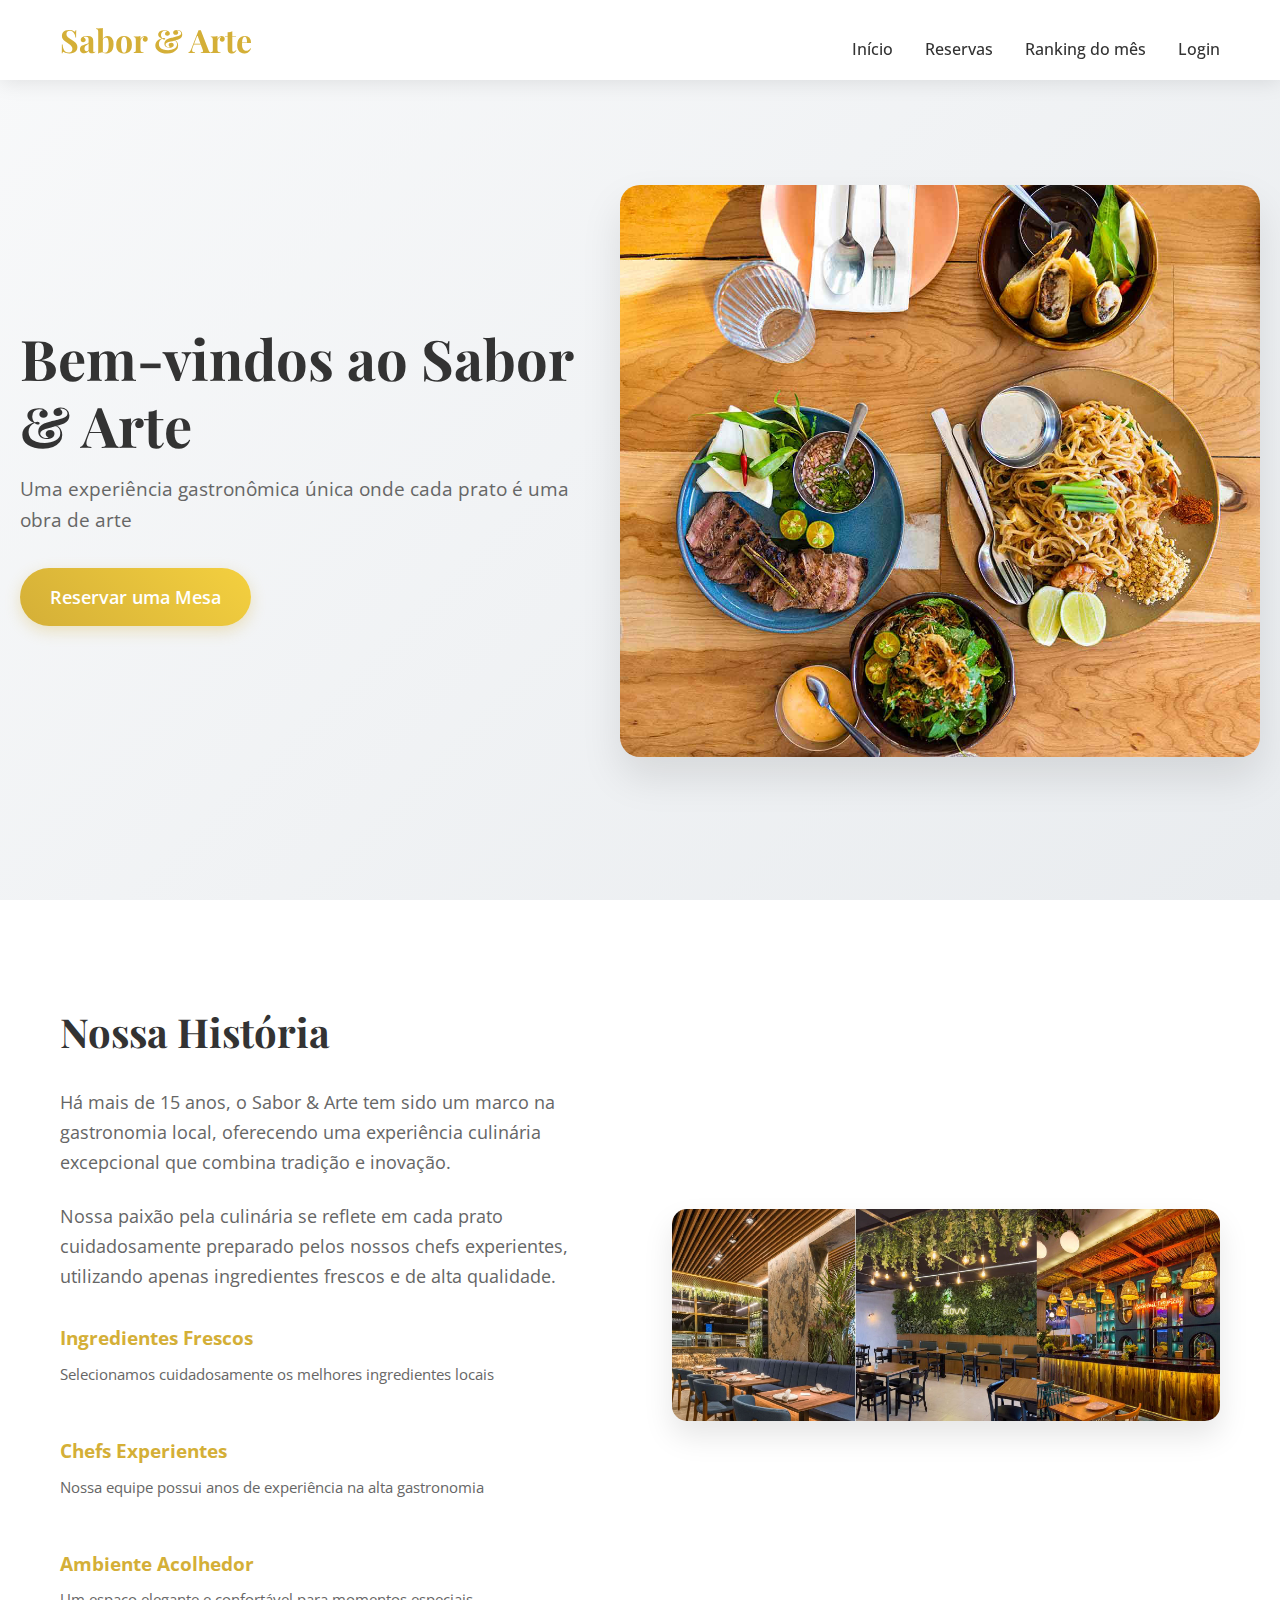
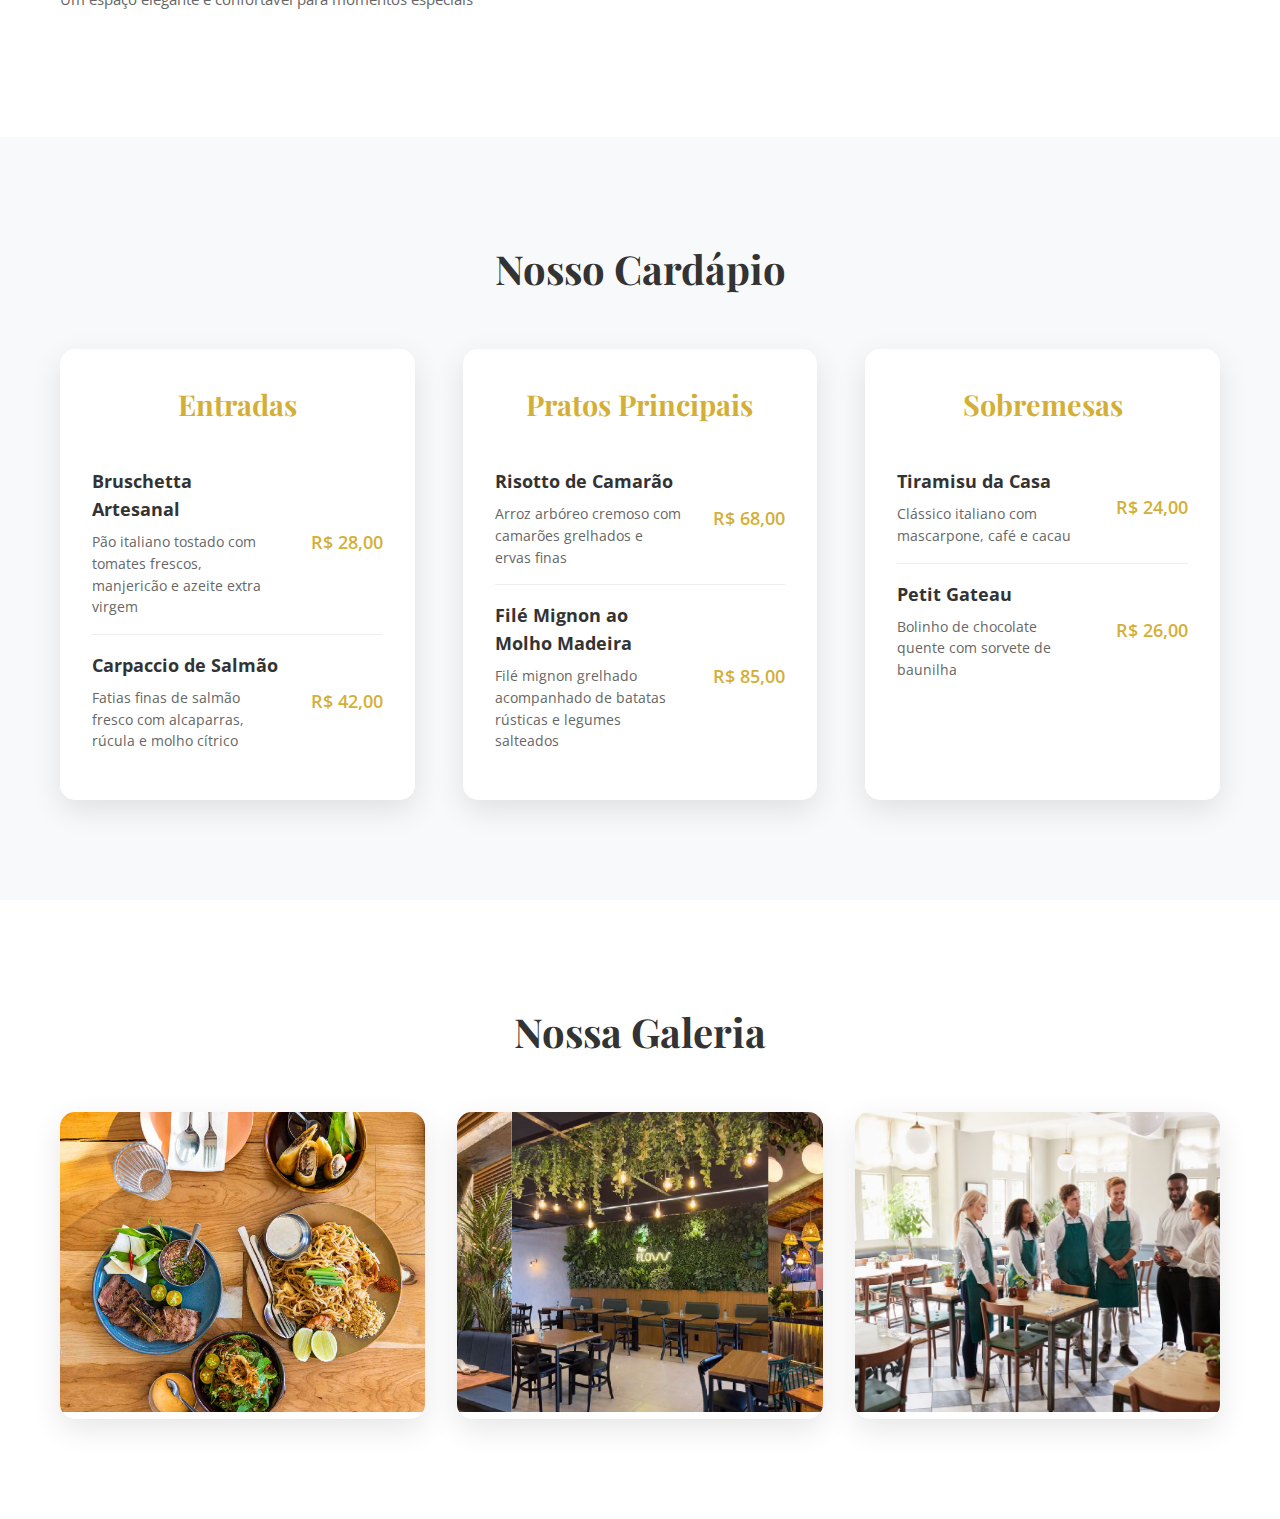
<file: frontend/index.html>
<!DOCTYPE html>
<html lang="pt-BR">
<head>
    <meta charset="UTF-8">
    <meta name="viewport" content="width=device-width, initial-scale=1.0">
    <title>Sabor & Arte - Restaurante</title>
    <link rel="stylesheet" href="/frontend/assets/css/main.css">
    <link href="https://fonts.googleapis.com/css2?family=Playfair+Display:wght@400;700&family=Open+Sans:wght@300;400;600&display=swap" rel="stylesheet">
    <style>
        /* Estilos para o menu do usuário logado */
        .user-menu {
            position: relative;
            display: flex;
            align-items: center;
            gap: 10px;
            cursor: pointer;
        }
        
        .user-avatar {
            width: 36px;
            height: 36px;
            border-radius: 50%;
            background-color: #d4af37;
            display: flex;
            align-items: center;
            justify-content: center;
            color: white;
            font-weight: bold;
            font-size: 16px;
        }
        
        .user-name {
            font-weight: 600;
            color: #333;
        }
        
        /* Novo estilo para exibição de pontos */
        .user-points {
            font-size: 12px;
            color: #d4af37;
            font-weight: 600;
            margin-top: 2px;
        }
        
        .user-dropdown {
            position: absolute;
            top: 100%;
            right: 0;
            background: white;
            border-radius: 8px;
            box-shadow: 0 5px 15px rgba(0, 0, 0, 0.1);
            padding: 10px 0;
            min-width: 150px;
            display: none;
            z-index: 1000;
        }
        
        .user-dropdown.show {
            display: block;
        }
        
        .user-dropdown a {
            display: block;
            padding: 8px 15px;
            color: #333;
            text-decoration: none;
            transition: background 0.3s;
        }
        
        .user-dropdown a:hover {
            background: #f5f5f5;
        }
        
        .logout-btn {
            color: #e74c3c !important;
            border-top: 1px solid #eee;
            margin-top: 5px;
        }
    </style>
</head>
<body>
    <!-- Cabeçalho -->
    <header class="header">
        <nav class="navbar">
            <div class="nav-container">
                <div class="logo">
                    <h1>Sabor & Arte</h1>
                </div>
                <ul class="nav-menu">
                    <li><a href="/frontend/">Início</a></li>
                    <li><a href="/frontend/assets/pages/reservas.html">Reservas</a></li>
                    <li><a href="/frontend/assets/pages/ranking.html">Ranking do mês</a></li>
                    <li id="loginMenuItem"><a href="/frontend/assets/pages/login.html">Login</a></li>
                    <li id="userMenuItem" style="display: none;">
                        <div class="user-menu">
                            <div class="user-avatar" id="userAvatar"></div>
                            <div>
                                <span class="user-name" id="userName"></span>
                                <div class="user-points" id="userPoints"></div>
                            </div>
                            <div class="user-dropdown" id="userDropdown">
                                <a href="/frontend/assets/pages/ranking.html">Meus Pontos</a>
                                <a href="#" class="logout-btn" id="logoutBtn">Sair</a>
                            </div>
                        </div>
                    </li>
                </ul>
                <div class="hamburger">
                    <span></span>
                    <span></span>
                    <span></span>
                </div>
            </div>
        </nav>
    </header>

    <!-- Seção Hero -->
    <section id="home" class="hero">
        <div class="hero-content">
            <h1>Bem-vindos ao Sabor & Arte</h1>
            <p>Uma experiência gastronômica única onde cada prato é uma obra de arte</p>
            <a href="/frontend/assets/pages/reservas.html" class="cta-button">Reservar uma Mesa</a>
        </div>
        <div class="hero-image">
            <img src="assets/images/food.jpg" alt="Pratos deliciosos do restaurante">
        </div>
    </section>

    <!-- Sobre Nós -->
    <section id="about" class="about">
        <div class="container">
            <div class="about-content">
                <div class="about-text">
                    <h2>Nossa História</h2>
                    <p>Há mais de 15 anos, o Sabor & Arte tem sido um marco na gastronomia local, oferecendo uma experiência culinária excepcional que combina tradição e inovação.</p>
                    <p>Nossa paixão pela culinária se reflete em cada prato cuidadosamente preparado pelos nossos chefs experientes, utilizando apenas ingredientes frescos e de alta qualidade.</p>
                    <div class="features">
                        <div class="feature">
                            <h3>Ingredientes Frescos</h3>
                            <p>Selecionamos cuidadosamente os melhores ingredientes locais</p>
                        </div>
                        <div class="feature">
                            <h3>Chefs Experientes</h3>
                            <p>Nossa equipe possui anos de experiência na alta gastronomia</p>
                        </div>
                        <div class="feature">
                            <h3>Ambiente Acolhedor</h3>
                            <p>Um espaço elegante e confortável para momentos especiais</p>
                        </div>
                    </div>
                </div>
                <div class="about-image">
                    <img src="assets/images/ambiance.jpg" alt="Ambiente acolhedor do restaurante">
                </div>
            </div>
        </div>
    </section>

    <!-- Cardápio -->
    <section id="menu" class="menu">
        <div class="container">
            <h2>Nosso Cardápio</h2>
            <div class="menu-categories">
                <div class="menu-category">
                    <h3>Entradas</h3>
                    <div class="menu-item">
                        <div class="item-info">
                            <h4>Bruschetta Artesanal</h4>
                            <p>Pão italiano tostado com tomates frescos, manjericão e azeite extra virgem</p>
                        </div>
                        <span class="price">R$ 28,00</span>
                    </div>
                    <div class="menu-item">
                        <div class="item-info">
                            <h4>Carpaccio de Salmão</h4>
                            <p>Fatias finas de salmão fresco com alcaparras, rúcula e molho cítrico</p>
                        </div>
                        <span class="price">R$ 42,00</span>
                    </div>
                </div>

                <div class="menu-category">
                    <h3>Pratos Principais</h3>
                    <div class="menu-item">
                        <div class="item-info">
                            <h4>Risotto de Camarão</h4>
                            <p>Arroz arbóreo cremoso com camarões grelhados e ervas finas</p>
                        </div>
                        <span class="price">R$ 68,00</span>
                    </div>
                    <div class="menu-item">
                        <div class="item-info">
                            <h4>Filé Mignon ao Molho Madeira</h4>
                            <p>Filé mignon grelhado acompanhado de batatas rústicas e legumes salteados</p>
                        </div>
                        <span class="price">R$ 85,00</span>
                    </div>
                </div>

                <div class="menu-category">
                    <h3>Sobremesas</h3>
                    <div class="menu-item">
                        <div class="item-info">
                            <h4>Tiramisu da Casa</h4>
                            <p>Clássico italiano com mascarpone, café e cacau</p>
                        </div>
                        <span class="price">R$ 24,00</span>
                    </div>
                    <div class="menu-item">
                        <div class="item-info">
                            <h4>Petit Gateau</h4>
                            <p>Bolinho de chocolate quente com sorvete de baunilha</p>
                        </div>
                        <span class="price">R$ 26,00</span>
                    </div>
                </div>
            </div>
        </div>
    </section>

    <!-- Galeria -->
    <section id="gallery" class="gallery">
        <div class="container">
            <h2>Nossa Galeria</h2>
            <div class="gallery-grid">
                <div class="gallery-item">
                    <img src="assets/images/food.jpg" alt="Pratos especiais">
                </div>
                <div class="gallery-item">
                    <img src="assets/images/ambiance.jpg" alt="Ambiente do restaurante">
                </div>
                <div class="gallery-item">
                    <img src="assets/images/staff.jpg" alt="Nossa equipe">
                </div>
            </div>
        </div>
    </section>

    <script>
        // Menu mobile toggle
        const hamburger = document.querySelector('.hamburger');
        const navMenu = document.querySelector('.nav-menu');

        hamburger.addEventListener('click', () => {
            hamburger.classList.toggle('active');
            navMenu.classList.toggle('active');
        });

        // Smooth scrolling
        document.querySelectorAll('a[href^="#"]').forEach(anchor => {
            anchor.addEventListener('click', function (e) {
                e.preventDefault();
                const target = document.querySelector(this.getAttribute('href'));
                if (target) {
                    target.scrollIntoView({
                        behavior: 'smooth'
                    });
                }
            });
        });

        // Verificar se o usuário está logado
        function checkLoginStatus() {
            const userToken = localStorage.getItem('user_token');
            const userData = localStorage.getItem('user_data');
            const loginMenuItem = document.getElementById('loginMenuItem');
            const userMenuItem = document.getElementById('userMenuItem');
            const userName = document.getElementById('userName');
            const userAvatar = document.getElementById('userAvatar');
            const userPoints = document.getElementById('userPoints');
            
            if (userToken && userData) {
                try {
                    const user = JSON.parse(userData);
                    
                    // Mostrar menu do usuário e esconder login
                    loginMenuItem.style.display = 'none';
                    userMenuItem.style.display = 'block';
                    
                    // Preencher informações do usuário
                    userName.textContent = user.nome;
                    userAvatar.textContent = user.nome.charAt(0).toUpperCase();
                    
                    // Exibir pontos do usuário
                    if (userPoints) {
                        userPoints.textContent = `${user.pontos_mes_atual || 0} pontos este mês`;
                    }
                    
                } catch (error) {
                    console.error('Erro ao processar dados do usuário:', error);
                    // Se houver erro, limpa os dados inválidos
                    localStorage.removeItem('user_token');
                    localStorage.removeItem('user_data');
                }
            } else {
                // Mostrar login e esconder menu do usuário
                loginMenuItem.style.display = 'block';
                userMenuItem.style.display = 'none';
            }
        }

        // Toggle do dropdown do usuário
        const userMenuElement = document.querySelector('.user-menu');
        if (userMenuElement) {
            userMenuElement.addEventListener('click', function(e) {
                // Evita que o clique feche imediatamente o dropdown
                e.stopPropagation();
                document.getElementById('userDropdown').classList.toggle('show');
            });
        }

        // Fechar dropdown ao clicar fora
        document.addEventListener('click', function() {
            const dropdown = document.getElementById('userDropdown');
            if (dropdown && dropdown.classList.contains('show')) {
                dropdown.classList.remove('show');
            }
        });

        // Logout
        const logoutBtn = document.getElementById('logoutBtn');
        if (logoutBtn) {
            logoutBtn.addEventListener('click', function(e) {
                e.preventDefault();
                e.stopPropagation();
                
                // Limpar dados do usuário
                localStorage.removeItem('user_token');
                localStorage.removeItem('user_data');
                
                // Redirecionar para a página inicial
                window.location.href = '/frontend/';
            });
        }

        // Verificar status de login ao carregar a página
        document.addEventListener('DOMContentLoaded', checkLoginStatus);
    </script>
</body>
</html>
</file>
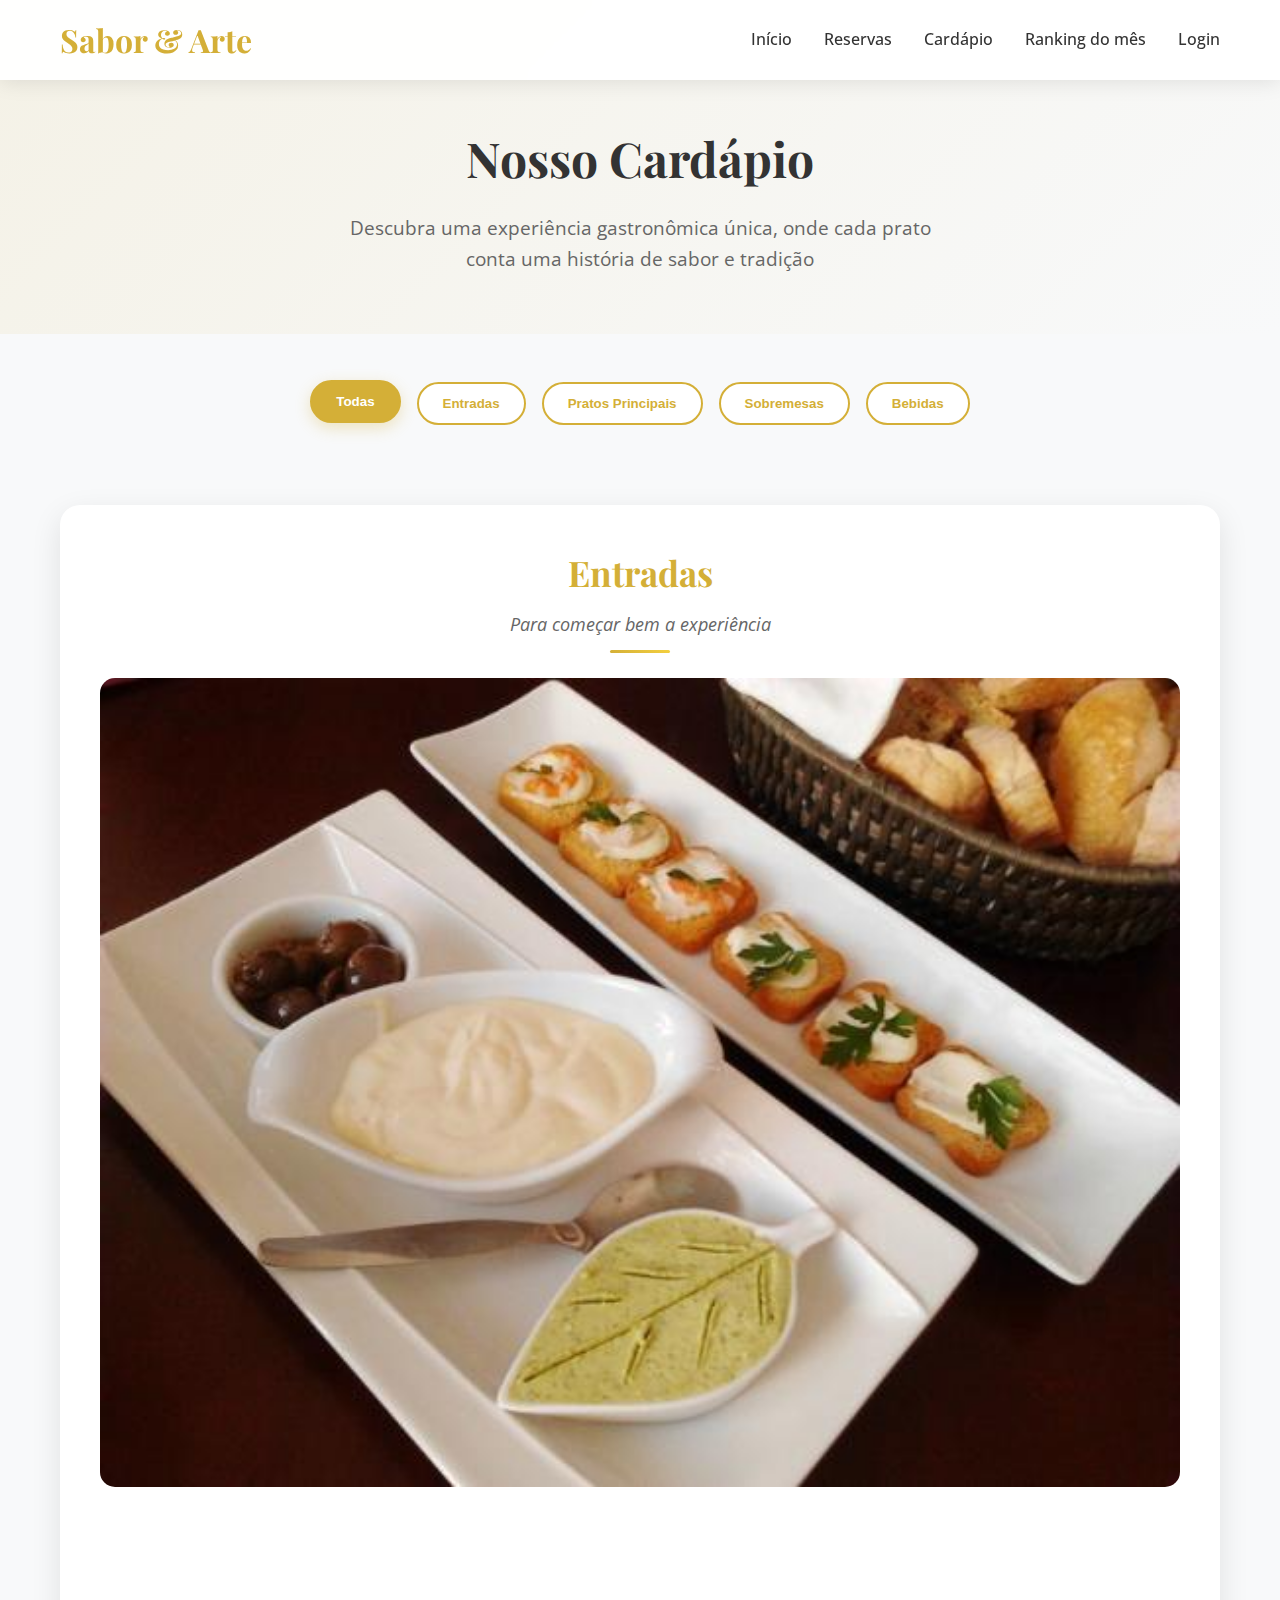
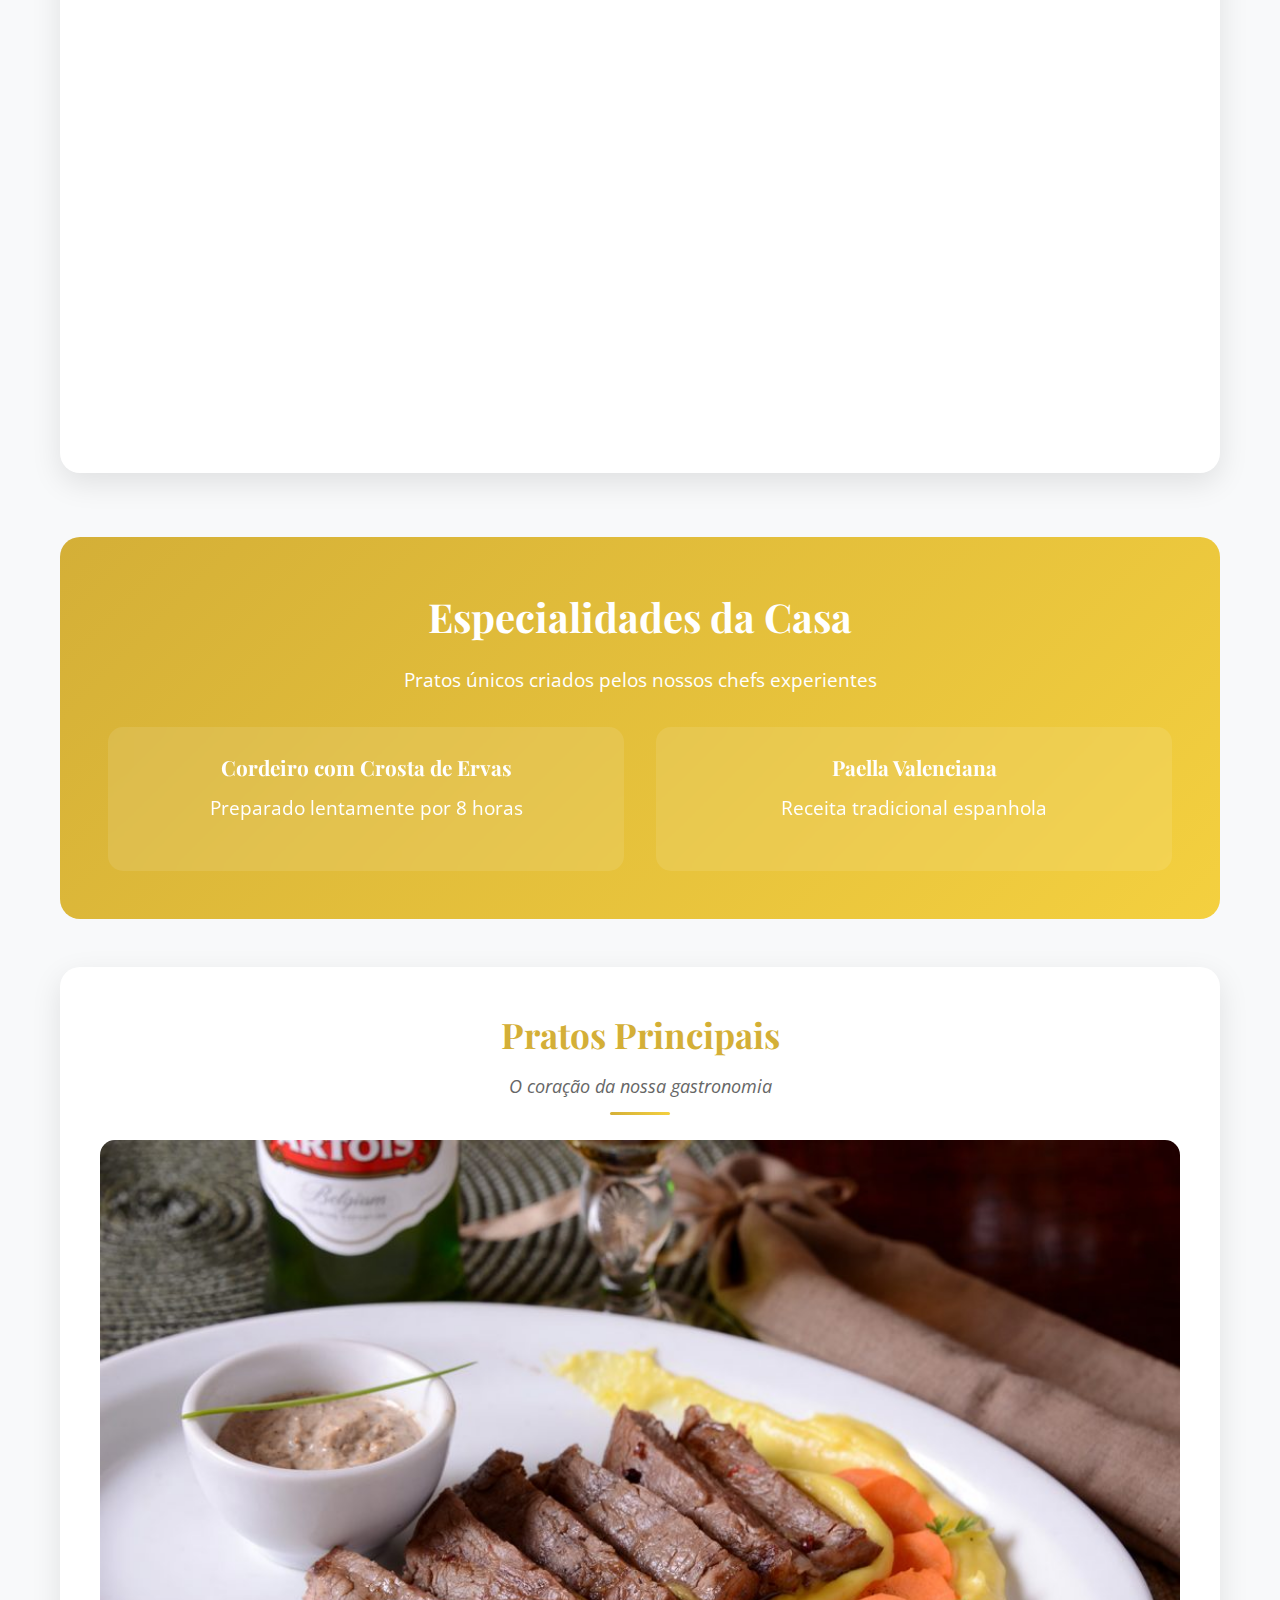
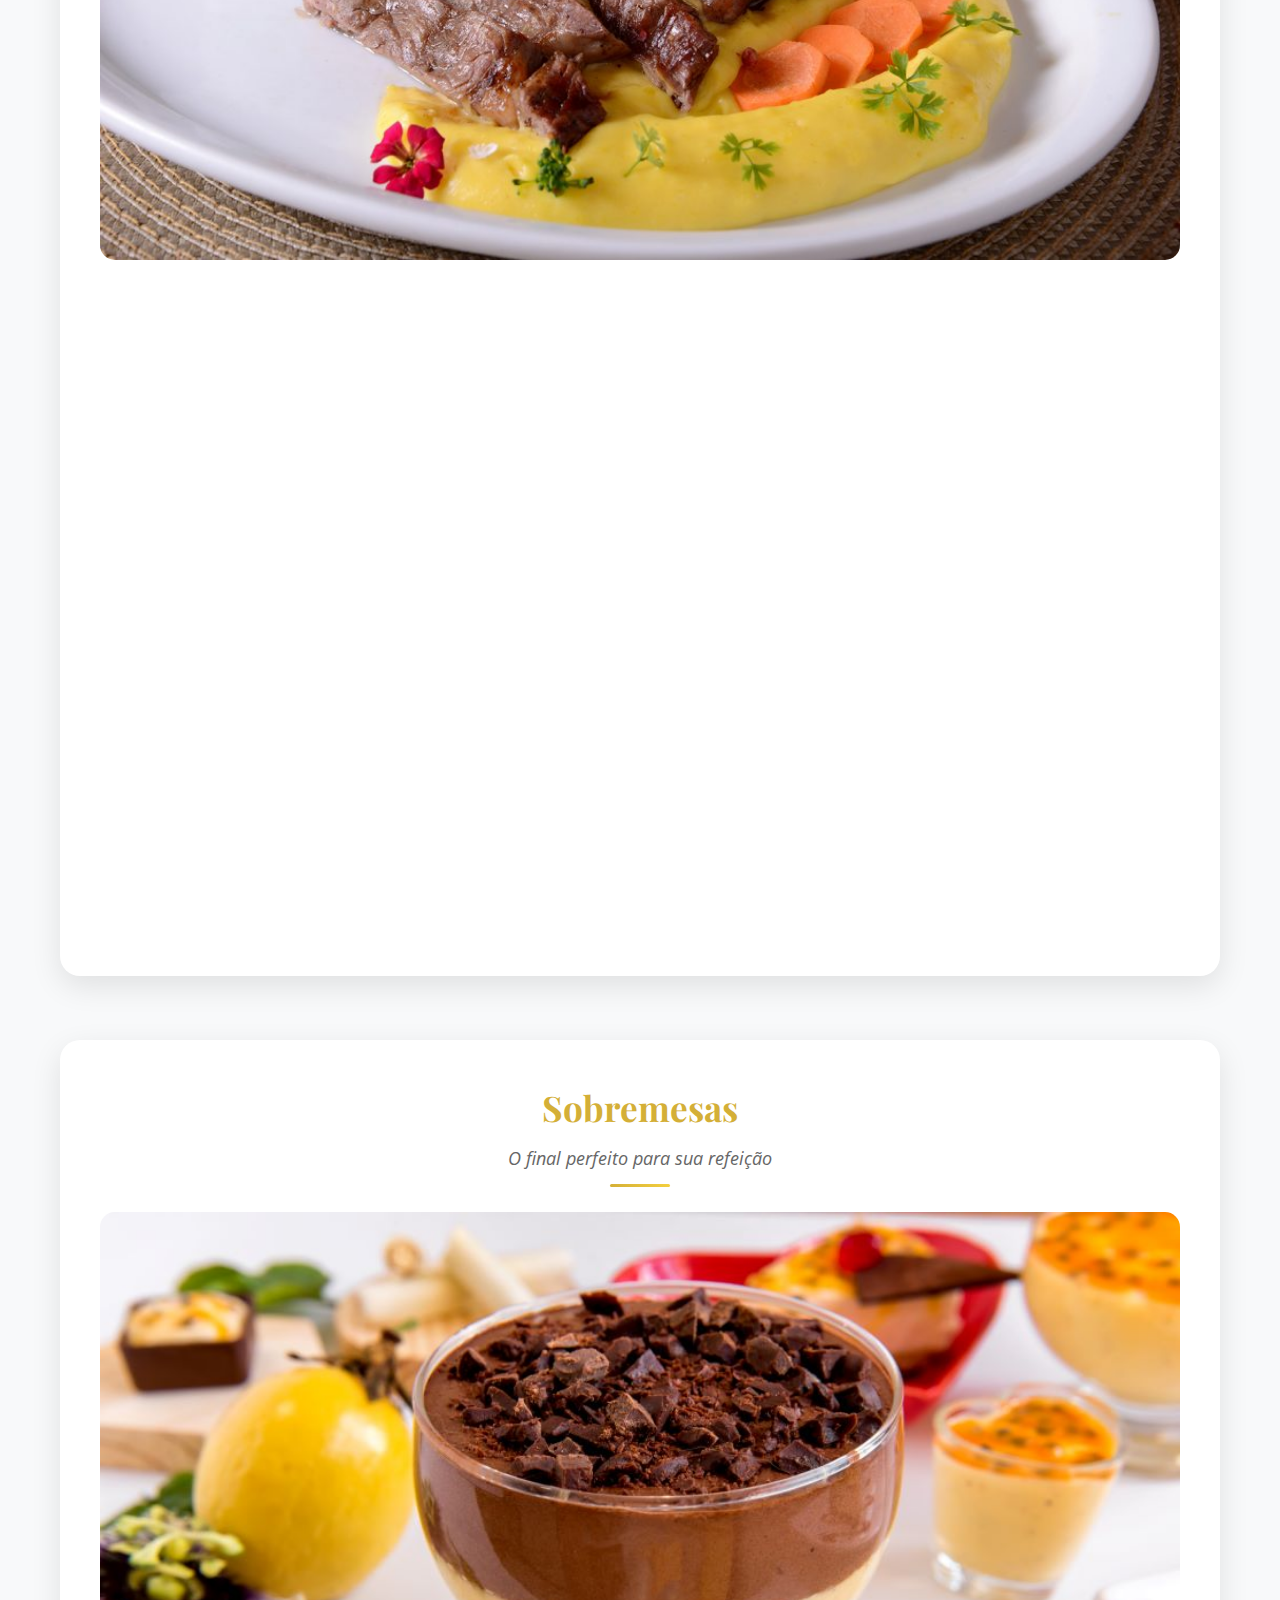
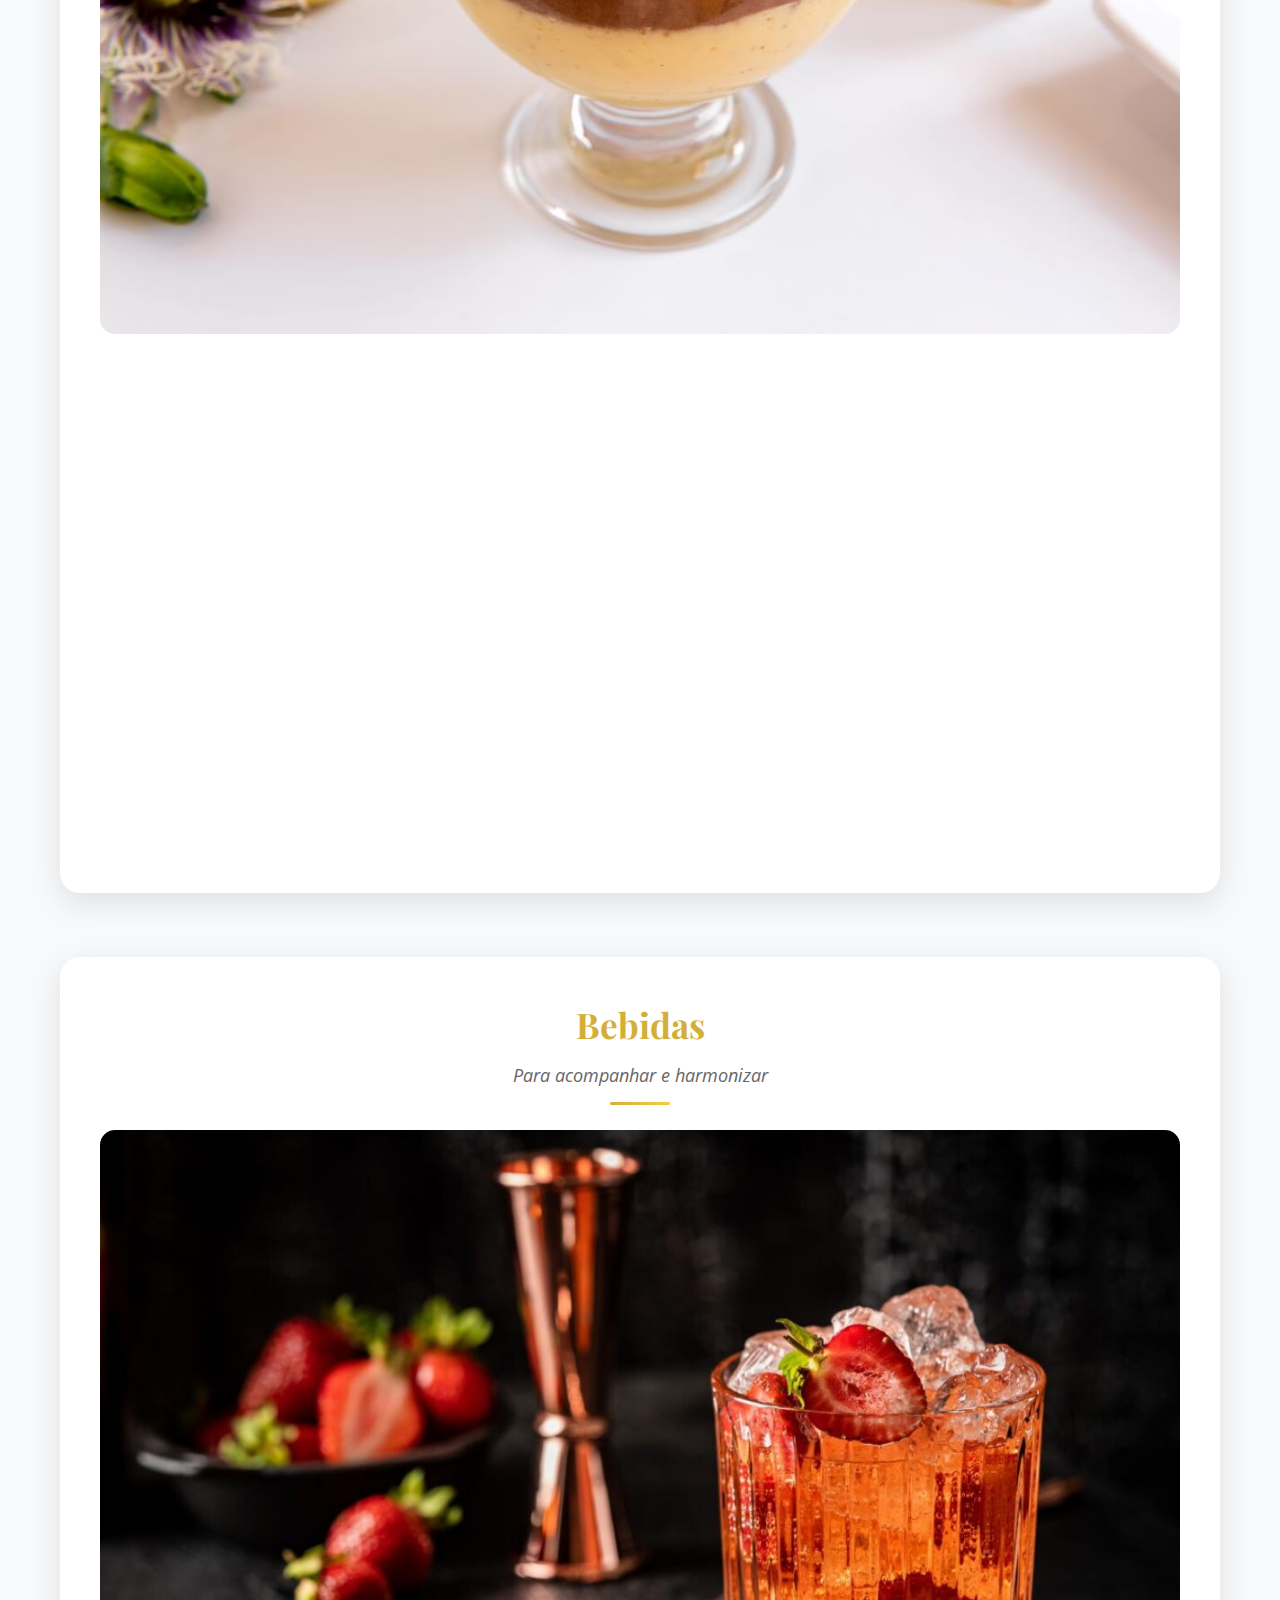
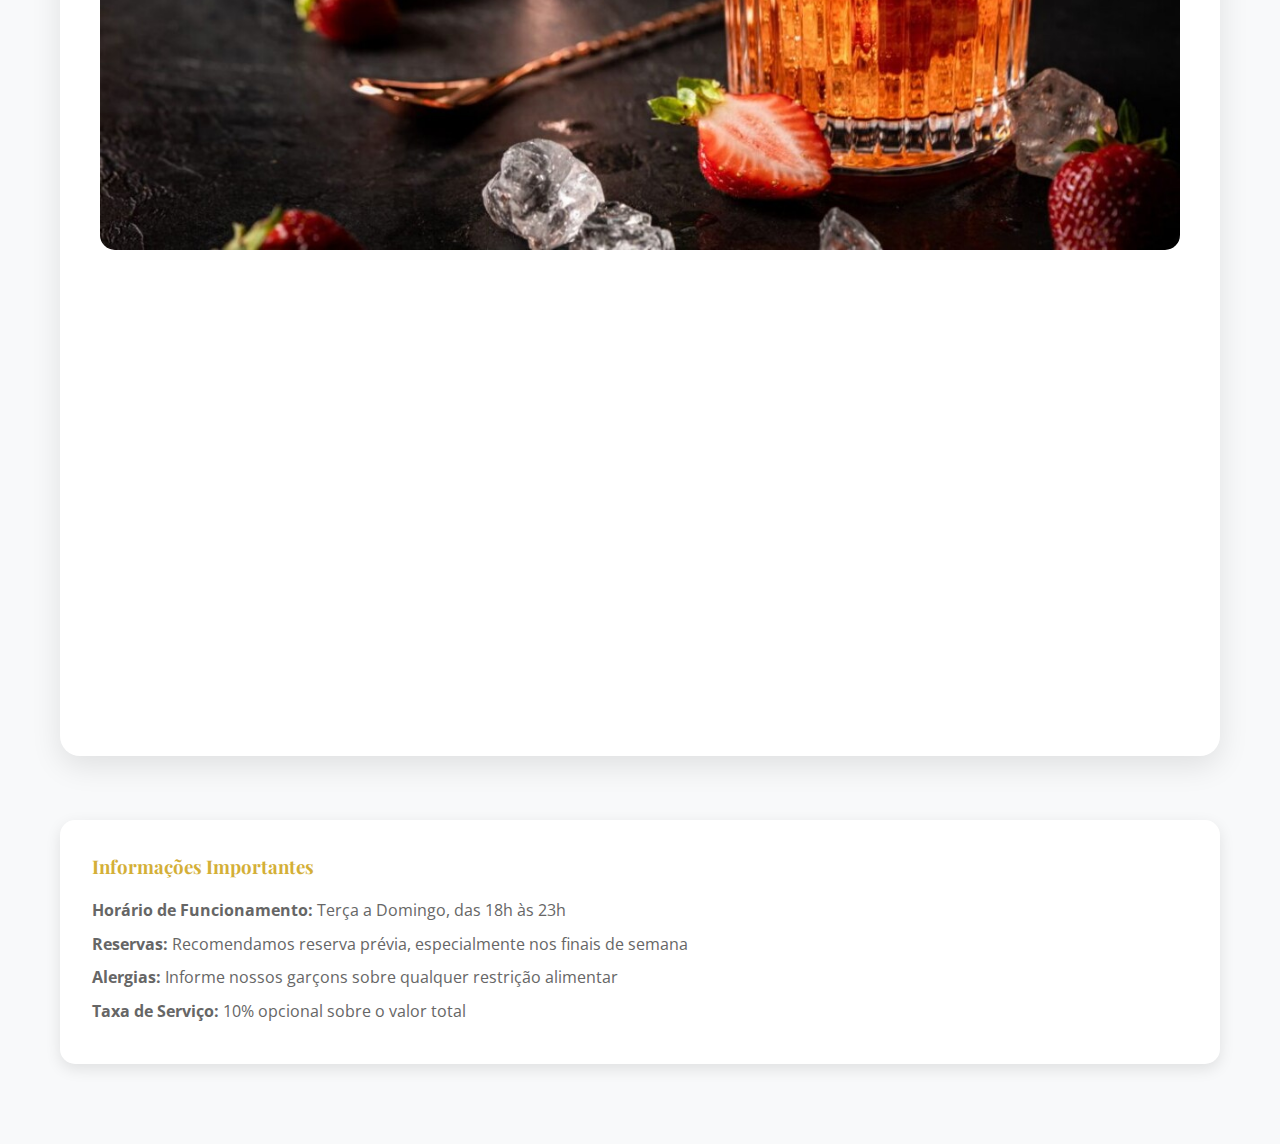
<file: frontend/assets/pages/cardapio.html>
<!DOCTYPE html>
<html lang="pt-BR">
<head>
    <meta charset="UTF-8">
    <meta name="viewport" content="width=device-width, initial-scale=1.0">
    <title>Cardápio - Sabor & Arte</title>
    <link href="https://fonts.googleapis.com/css2?family=Playfair+Display:wght@400;700&family=Open+Sans:wght@300;400;600&display=swap" rel="stylesheet">
    <style>
        * {
            margin: 0;
            padding: 0;
            box-sizing: border-box;
        }

        body {
            font-family: 'Open Sans', sans-serif;
            line-height: 1.6;
            color: #333;
            background: #f8f9fa;
        }

        .container {
            max-width: 1200px;
            margin: 0 auto;
            padding: 0 20px;
        }

        /* Header */
        .header {
            position: fixed;
            top: 0;
            width: 100%;
            background: rgba(255, 255, 255, 0.95);
            backdrop-filter: blur(10px);
            z-index: 1000;
            box-shadow: 0 2px 20px rgba(0, 0, 0, 0.1);
        }

        .nav-container {
            max-width: 1200px;
            margin: 0 auto;
            padding: 0 20px;
            display: flex;
            justify-content: space-between;
            align-items: center;
            height: 80px;
        }

        .logo h1 {
            font-family: 'Playfair Display', serif;
            font-size: 2rem;
            color: #d4af37;
            font-weight: 700;
        }

        .nav-menu {
            display: flex;
            list-style: none;
            gap: 2rem;
        }

        .nav-menu a {
            text-decoration: none;
            color: #333;
            font-weight: 500;
            transition: color 0.3s ease;
            position: relative;
        }

        .nav-menu a:hover {
            color: #d4af37;
        }

        .nav-menu a::after {
            content: '';
            position: absolute;
            width: 0;
            height: 2px;
            bottom: -5px;
            left: 0;
            background-color: #d4af37;
            transition: width 0.3s ease;
        }

        .nav-menu a:hover::after {
            width: 100%;
        }

        .hamburger {
            display: none;
            flex-direction: column;
            cursor: pointer;
            gap: 4px;
        }

        .hamburger span {
            width: 25px;
            height: 3px;
            background: #333;
            transition: 0.3s;
        }

        /* Hero Section */
        .hero-cardapio {
            padding: 120px 0 60px;
            background: linear-gradient(135deg, rgba(212, 175, 55, 0.1) 0%, rgba(248, 249, 250, 1) 100%);
            text-align: center;
        }

        .hero-cardapio h1 {
            font-family: 'Playfair Display', serif;
            font-size: 3rem;
            color: #333;
            margin-bottom: 1rem;
        }

        .hero-cardapio p {
            font-size: 1.2rem;
            color: #666;
            max-width: 600px;
            margin: 0 auto;
        }

        /* Filtros de Categoria */
        .filtros-categoria {
            display: flex;
            justify-content: center;
            flex-wrap: wrap;
            gap: 1rem;
            margin: 3rem 0;
            padding: 0 20px;
        }

        .filtro-btn {
            padding: 12px 24px;
            border: 2px solid #d4af37;
            background: white;
            color: #d4af37;
            border-radius: 25px;
            font-weight: 600;
            cursor: pointer;
            transition: all 0.3s ease;
            text-decoration: none;
        }

        .filtro-btn.active,
        .filtro-btn:hover {
            background: #d4af37;
            color: white;
            transform: translateY(-2px);
            box-shadow: 0 5px 15px rgba(212, 175, 55, 0.3);
        }

        /* Menu Principal */
        .menu-principal {
            padding: 2rem 0;
        }

        .categoria {
            margin-bottom: 4rem;
            background: white;
            border-radius: 20px;
            padding: 2.5rem;
            box-shadow: 0 10px 30px rgba(0, 0, 0, 0.1);
            transition: transform 0.3s ease;
        }

        .categoria:hover {
            transform: translateY(-5px);
        }

        .categoria.hidden {
            display: none;
        }

        .categoria-header {
            text-align: center;
            margin-bottom: 2.5rem;
            position: relative;
        }

        .categoria-header::after {
            content: '';
            position: absolute;
            bottom: -15px;
            left: 50%;
            transform: translateX(-50%);
            width: 60px;
            height: 3px;
            background: linear-gradient(45deg, #d4af37, #f4d03f);
            border-radius: 2px;
        }

        .categoria h2 {
            font-family: 'Playfair Display', serif;
            font-size: 2.2rem;
            color: #d4af37;
            margin-bottom: 0.5rem;
        }

        .categoria-desc {
            color: #666;
            font-style: italic;
            font-size: 1.1rem;
        }

        .itens-grid {
            display: grid;
            gap: 2rem;
        }

        .item-menu {
            display: flex;
            justify-content: space-between;
            align-items: flex-start;
            padding: 1.5rem 0;
            border-bottom: 1px solid #f0f0f0;
            transition: all 0.3s ease;
        }

        .item-menu:last-child {
            border-bottom: none;
        }

        .item-menu:hover {
            padding-left: 1rem;
            background: rgba(212, 175, 55, 0.05);
            border-radius: 10px;
        }

        .item-info {
            flex: 1;
            padding-right: 1rem;
        }

        .item-nome {
            font-size: 1.3rem;
            font-weight: 600;
            color: #333;
            margin-bottom: 0.5rem;
            font-family: 'Playfair Display', serif;
        }

        .item-desc {
            color: #666;
            line-height: 1.6;
            margin-bottom: 0.5rem;
        }

        .item-tags {
            display: flex;
            gap: 0.5rem;
            flex-wrap: wrap;
        }

        .tag {
            font-size: 0.8rem;
            padding: 3px 8px;
            border-radius: 12px;
            background: #e9ecef;
            color: #495057;
        }

        .tag.vegetariano {
            background: #d4edda;
            color: #155724;
        }

        .tag.vegano {
            background: #cce5f4;
            color: #0c5460;
        }

        .tag.sem-gluten {
            background: #fff3cd;
            color: #856404;
        }

        .item-preco {
            font-size: 1.4rem;
            font-weight: 700;
            color: #d4af37;
            white-space: nowrap;
            align-self: center;
        }

        /* Seção Destaque */
        .destaque {
            background: linear-gradient(135deg, #d4af37, #f4d03f);
            color: white;
            padding: 3rem;
            border-radius: 20px;
            margin: 3rem 0;
            text-align: center;
        }

        .destaque h2 {
            font-family: 'Playfair Display', serif;
            font-size: 2.5rem;
            margin-bottom: 1rem;
        }

        .destaque p {
            font-size: 1.2rem;
            margin-bottom: 1.5rem;
        }

        .destaque-pratos {
            display: grid;
            grid-template-columns: repeat(auto-fit, minmax(250px, 1fr));
            gap: 2rem;
            margin-top: 2rem;
        }

        .prato-destaque {
            background: rgba(255, 255, 255, 0.1);
            padding: 1.5rem;
            border-radius: 15px;
            backdrop-filter: blur(10px);
        }

        .prato-destaque h3 {
            font-family: 'Playfair Display', serif;
            font-size: 1.3rem;
            margin-bottom: 0.5rem;
        }

        /* Info Adicional */
        .info-adicional {
            background: white;
            padding: 2rem;
            border-radius: 15px;
            margin: 3rem 0;
            box-shadow: 0 5px 15px rgba(0, 0, 0, 0.1);
        }

        .info-adicional h3 {
            font-family: 'Playfair Display', serif;
            color: #d4af37;
            margin-bottom: 1rem;
        }

        .info-adicional p {
            color: #666;
            margin-bottom: 0.5rem;
        }

        /* Responsive */
        @media (max-width: 768px) {
            .hamburger {
                display: flex;
            }

            .nav-menu {
                position: fixed;
                left: -100%;
                top: 80px;
                flex-direction: column;
                background-color: white;
                width: 100%;
                text-align: center;
                transition: 0.3s;
                box-shadow: 0 10px 27px rgba(0, 0, 0, 0.05);
                padding: 2rem 0;
            }

            .nav-menu.active {
                left: 0;
            }

            .nav-menu li {
                margin: 1rem 0;
            }

            .hero-cardapio h1 {
                font-size: 2.2rem;
            }

            .categoria {
                padding: 1.5rem;
            }

            .categoria h2 {
                font-size: 1.8rem;
            }

            .item-menu {
                flex-direction: column;
                align-items: flex-start;
                gap: 1rem;
            }

            .item-info {
                padding-right: 0;
            }

            .item-preco {
                align-self: flex-start;
            }

            .filtros-categoria {
                gap: 0.5rem;
            }

            .filtro-btn {
                padding: 10px 16px;
                font-size: 0.9rem;
            }
        }

        .categoria img {
            max-width: 100%;
            height: auto;
            border-radius: 15px;
            margin-bottom: 2rem;
            display: block;
            margin-left: auto;
            margin-right: auto;
        }

        /* Animações */
        @keyframes fadeInUp {
            from {
                opacity: 0;
                transform: translateY(30px);
            }
            to {
                opacity: 1;
                transform: translateY(0);
            }
        }

        .categoria {
            animation: fadeInUp 0.6s ease forwards;
        }
    </style>
</head>
<body>
    <!-- Header -->
    <header class="header">
        <nav class="navbar">
            <div class="nav-container">
                <div class="logo">
                    <h1>Sabor & Arte</h1>
                </div>
                <ul class="nav-menu">
                    <li><a href="/frontend">Início</a></li>
                    <li><a href="/frontend/assets/pages/reservas.html">Reservas</a></li>
                    <li><a href="/frontend/assets/pages/cardapio.html">Cardápio</a></li>
                    <li><a href="/frontend/assets/pages/ranking.html">Ranking do mês</a></li>
                    <li><a href="/frontend/assets/pages/login.html">Login</a></li>
                </ul>
                <div class="hamburger">
                    <span></span>
                    <span></span>
                    <span></span>
                </div>
            </div>
        </nav>
    </header>

    <!-- Hero Section -->
    <section class="hero-cardapio">
        <div class="container">
            <h1>Nosso Cardápio</h1>
            <p>Descubra uma experiência gastronômica única, onde cada prato conta uma história de sabor e tradição</p>
        </div>
    </section>

    <!-- Filtros -->
    <div class="filtros-categoria">
        <button class="filtro-btn active" onclick="filtrarCategoria('todas')">Todas</button>
        <button class="filtro-btn" onclick="filtrarCategoria('entradas')">Entradas</button>
        <button class="filtro-btn" onclick="filtrarCategoria('principais')">Pratos Principais</button>
        <button class="filtro-btn" onclick="filtrarCategoria('sobremesas')">Sobremesas</button>
        <button class="filtro-btn" onclick="filtrarCategoria('bebidas')">Bebidas</button>
    </div>

    <!-- Menu Principal -->
    <main class="menu-principal">
        <div class="container">
            <!-- Entradas -->
            <section class="categoria" data-categoria="entradas">
                <div class="categoria-header">
                    <h2>Entradas</h2>
                    <p class="categoria-desc">Para começar bem a experiência</p>
                </div>
                <img src="../images/entradas.jpg" alt="Entradas" style="width:100%; height:auto; border-radius:15px; margin-bottom:2rem;">
                <div class="itens-grid">
                    <div class="item-menu">
                        <div class="item-info">
                            <h3 class="item-nome">Bruschetta Artesanal</h3>
                            <p class="item-desc">Pão italiano tostado com tomates frescos, manjericão, azeite extra virgem e queijo burrata</p>
                            <div class="item-tags">
                                <span class="tag vegetariano">Vegetariano</span>
                            </div>
                        </div>
                        <div class="item-preco">R$ 28,00</div>
                    </div>
                    
                    <div class="item-menu">
                        <div class="item-info">
                            <h3 class="item-nome">Carpaccio de Salmão</h3>
                            <p class="item-desc">Fatias finas de salmão fresco com alcaparras, rúcula selvagem e molho cítrico especial</p>
                            <div class="item-tags">
                                <span class="tag sem-gluten">Sem Glúten</span>
                            </div>
                        </div>
                        <div class="item-preco">R$ 42,00</div>
                    </div>

                    <div class="item-menu">
                        <div class="item-info">
                            <h3 class="item-nome">Entrada Vegana da Casa</h3>
                            <p class="item-desc">Mix de cogumelos grelhados com quinoa, castanhas e molho tahine</p>
                            <div class="item-tags">
                                <span class="tag vegano">Vegano</span>
                                <span class="tag sem-gluten">Sem Glúten</span>
                            </div>
                        </div>
                        <div class="item-preco">R$ 32,00</div>
                    </div>
                </div>
            </section>

            <!-- Destaque -->
            <section class="destaque">
                <h2>Especialidades da Casa</h2>
                <p>Pratos únicos criados pelos nossos chefs experientes</p>
                <div class="destaque-pratos">
                    <div class="prato-destaque">
                        <h3>Cordeiro com Crosta de Ervas</h3>
                        <p>Preparado lentamente por 8 horas</p>
                    </div>
                    <div class="prato-destaque">
                        <h3>Paella Valenciana</h3>
                        <p>Receita tradicional espanhola</p>
                    </div>
                </div>
            </section>

            <!-- Pratos Principais -->
            <section class="categoria" data-categoria="principais">
                <div class="categoria-header">
                    <h2>Pratos Principais</h2>
                    <p class="categoria-desc">O coração da nossa gastronomia</p>
                </div>
                <img src="../images/pratos_principais.jpg" alt="Pratos Principais" style="width:100%; height:auto; border-radius:15px; margin-bottom:2rem;">
                <div class="itens-grid">
                    <div class="item-menu">
                        <div class="item-info">
                            <h3 class="item-nome">Risotto de Camarão</h3>
                            <p class="item-desc">Arroz arbóreo cremoso com camarões grelhados, ervas finas e um toque de limão siciliano</p>
                        </div>
                        <div class="item-preco">R$ 68,00</div>
                    </div>

                    <div class="item-menu">
                        <div class="item-info">
                            <h3 class="item-nome">Filé Mignon ao Molho Madeira</h3>
                            <p class="item-desc">Filé mignon grelhado acompanhado de batatas rústicas e legumes salteados na manteiga</p>
                        </div>
                        <div class="item-preco">R$ 85,00</div>
                    </div>

                    <div class="item-menu">
                        <div class="item-info">
                            <h3 class="item-nome">Salmão Grelhado</h3>
                            <p class="item-desc">Com crosta de gergelim, servido com aspargos e purê de batata-doce</p>
                            <div class="item-tags">
                                <span class="tag sem-gluten">Sem Glúten</span>
                            </div>
                        </div>
                        <div class="item-preco">R$ 72,00</div>
                    </div>

                    <div class="item-menu">
                        <div class="item-info">
                            <h3 class="item-nome">Lasanha Vegana</h3>
                            <p class="item-desc">Camadas de massa fresca com recheio de cogumelos, espinafre e molho bechamel vegano</p>
                            <div class="item-tags">
                                <span class="tag vegano">Vegano</span>
                            </div>
                        </div>
                        <div class="item-preco">R$ 54,00</div>
                    </div>
                </div>
            </section>

            <!-- Sobremesas -->
            <section class="categoria" data-categoria="sobremesas">
                <div class="categoria-header">
                    <h2>Sobremesas</h2>
                    <p class="categoria-desc">O final perfeito para sua refeição</p>
                </div>
                <img src="../images/sobremesas.jpg" alt="Sobremesas" style="width:100%; height:auto; border-radius:15px; margin-bottom:2rem;">
                <div class="itens-grid">
                    <div class="item-menu">
                        <div class="item-info">
                            <h3 class="item-nome">Tiramisu da Casa</h3>
                            <p class="item-desc">Clássico italiano com mascarpone, café expresso e cacau em pó</p>
                            <div class="item-tags">
                                <span class="tag vegetariano">Vegetariano</span>
                            </div>
                        </div>
                        <div class="item-preco">R$ 24,00</div>
                    </div>

                    <div class="item-menu">
                        <div class="item-info">
                            <h3 class="item-nome">Petit Gateau</h3>
                            <p class="item-desc">Bolinho de chocolate belga com interior cremoso e sorvete de baunilha artesanal</p>
                        </div>
                        <div class="item-preco">R$ 26,00</div>
                    </div>

                    <div class="item-menu">
                        <div class="item-info">
                            <h3 class="item-nome">Pavlova de Frutas Vermelhas</h3>
                            <p class="item-desc">Merengue crocante com creme chantilly e mix de frutas vermelhas frescas</p>
                            <div class="item-tags">
                                <span class="tag vegetariano">Vegetariano</span>
                                <span class="tag sem-gluten">Sem Glúten</span>
                            </div>
                        </div>
                        <div class="item-preco">R$ 28,00</div>
                    </div>
                </div>
            </section>

            <!-- Bebidas -->
            <section class="categoria" data-categoria="bebidas">
                <div class="categoria-header">
                    <h2>Bebidas</h2>
                    <p class="categoria-desc">Para acompanhar e harmonizar</p>
                </div>
                <img src="../images/bebidas.jpg" alt="Bebidas" style="width:100%; height:auto; border-radius:15px; margin-bottom:2rem;">
                <div class="itens-grid">
                    <div class="item-menu">
                        <div class="item-info">
                            <h3 class="item-nome">Vinho Tinto Reserva</h3>
                            <p class="item-desc">Seleção especial da casa - Taça ou Garrafa</p>
                        </div>
                        <div class="item-preco">R$ 18,00 / R$ 95,00</div>
                    </div>

                    <div class="item-menu">
                        <div class="item-info">
                            <h3 class="item-nome">Coquetel Signature</h3>
                            <p class="item-desc">Drink exclusivo com gin artesanal, frutas cítricas e toque de manjericão</p>
                        </div>
                        <div class="item-preco">R$ 32,00</div>
                    </div>

                    <div class="item-menu">
                        <div class="item-info">
                            <h3 class="item-nome">Água Saborizada</h3>
                            <p class="item-desc">Com pepino e hortelã ou frutas vermelhas</p>
                        </div>
                        <div class="item-preco">R$ 12,00</div>
                    </div>
                </div>
            </section>

            <!-- Info Adicional -->
            <section class="info-adicional">
                <h3>Informações Importantes</h3>
                <p><strong>Horário de Funcionamento:</strong> Terça a Domingo, das 18h às 23h</p>
                <p><strong>Reservas:</strong> Recomendamos reserva prévia, especialmente nos finais de semana</p>
                <p><strong>Alergias:</strong> Informe nossos garçons sobre qualquer restrição alimentar</p>
                <p><strong>Taxa de Serviço:</strong> 10% opcional sobre o valor total</p>
            </section>
        </div>
    </main>

    <script>
        // Menu mobile toggle
        const hamburger = document.querySelector('.hamburger');
        const navMenu = document.querySelector('.nav-menu');

        hamburger.addEventListener('click', () => {
            hamburger.classList.toggle('active');
            navMenu.classList.toggle('active');
            
            const spans = hamburger.querySelectorAll('span');
            if (hamburger.classList.contains('active')) {
                spans[0].style.transform = 'rotate(45deg) translate(5px, 5px)';
                spans[1].style.opacity = '0';
                spans[2].style.transform = 'rotate(-45deg) translate(7px, -6px)';
            } else {
                spans[0].style.transform = 'none';
                spans[1].style.opacity = '1';
                spans[2].style.transform = 'none';
            }
        });

        // Filtro de categorias
        function filtrarCategoria(categoria) {
            const categorias = document.querySelectorAll('.categoria');
            const botoes = document.querySelectorAll('.filtro-btn');

            // Remove classe active de todos os botões
            botoes.forEach(btn => btn.classList.remove('active'));
            
            // Adiciona classe active ao botão clicado
            event.target.classList.add('active');

            // Mostra/esconde categorias
            categorias.forEach(cat => {
                if (categoria === 'todas' || cat.dataset.categoria === categoria) {
                    cat.classList.remove('hidden');
                } else {
                    cat.classList.add('hidden');
                }
            });

            // Scroll suave para o início do menu
            if (categoria !== 'todas') {
                document.querySelector('.menu-principal').scrollIntoView({
                    behavior: 'smooth',
                    block: 'start'
                });
            }
        }

        // Smooth scrolling para links âncora
        document.querySelectorAll('a[href^="#"]').forEach(anchor => {
            anchor.addEventListener('click', function (e) {
                e.preventDefault();
                const target = document.querySelector(this.getAttribute('href'));
                if (target) {
                    target.scrollIntoView({
                        behavior: 'smooth'
                    });
                }
            });
        });

        // Animação de entrada dos itens
        const observerOptions = {
            threshold: 0.1,
            rootMargin: '0px 0px -50px 0px'
        };

        const observer = new IntersectionObserver((entries) => {
            entries.forEach(entry => {
                if (entry.isIntersecting) {
                    entry.target.style.opacity = '1';
                    entry.target.style.transform = 'translateY(0)';
                }
            });
        }, observerOptions);

        // Observa todos os itens do menu
        document.querySelectorAll('.item-menu').forEach(item => {
            item.style.opacity = '0';
            item.style.transform = 'translateY(30px)';
            item.style.transition = 'all 0.6s ease';
            observer.observe(item);
        });
    </script>
</body>
</html>
</html>
</file>
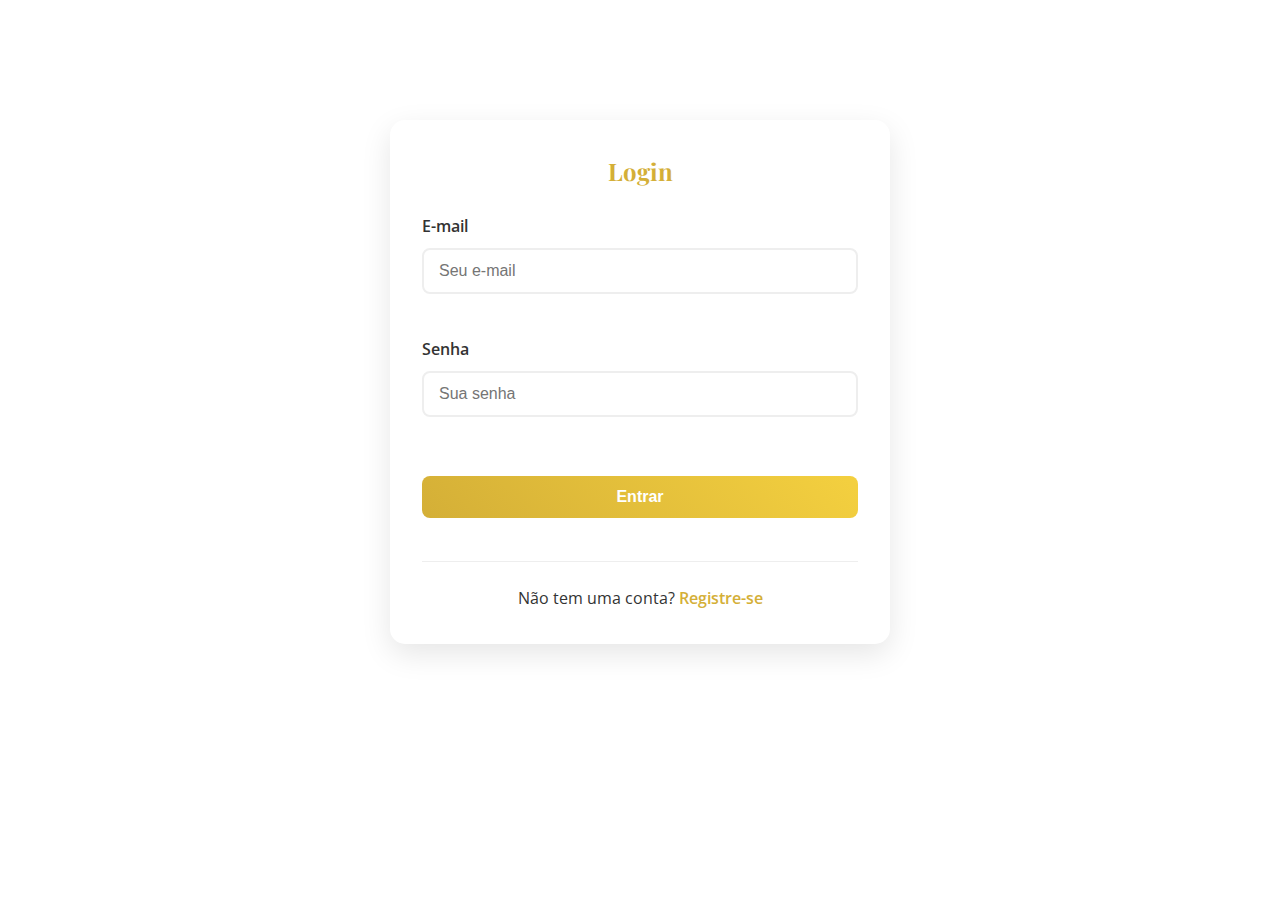
<file: frontend/assets/pages/login.html>
<!DOCTYPE html>
<html lang="pt-BR">
<head>
    <meta charset="UTF-8">
    <meta name="viewport" content="width=device-width, initial-scale=1.0">
    <title>Sabor & Arte - Login</title>
    <link rel="stylesheet" href="/frontend/assets/css/main.css">
    <link href="https://fonts.googleapis.com/css2?family=Playfair+Display:wght@400;700&family=Open+Sans:wght@300;400;600&display=swap" rel="stylesheet">
    <style>
        .auth-container {
            max-width: 500px;
            margin: 120px auto 60px;
            padding: 2rem;
            background: white;
            border-radius: 15px;
            box-shadow: 0 10px 30px rgba(0, 0, 0, 0.1);
        }
        
        .auth-container h2 {
            font-family: 'Playfair Display', serif;
            text-align: center;
            color: #d4af37;
            margin-bottom: 1.5rem;
        }
        
        .auth-form {
            display: flex;
            flex-direction: column;
            gap: 1.2rem;
        }
        
        .form-group {
            display: flex;
            flex-direction: column;
            gap: 0.5rem;
        }
        
        .form-group label {
            font-weight: 600;
            color: #333;
        }
        
        .form-group input {
            padding: 12px 15px;
            border: 2px solid #eee;
            border-radius: 8px;
            font-size: 1rem;
            transition: border-color 0.3s ease;
        }
        
        .form-group input:focus {
            outline: none;
            border-color: #d4af37;
        }
        
        .auth-button {
            background: linear-gradient(45deg, #d4af37, #f4d03f);
            color: white;
            padding: 12px;
            border: none;
            border-radius: 8px;
            font-size: 1rem;
            font-weight: 600;
            cursor: pointer;
            transition: all 0.3s ease;
            margin-top: 1rem;
        }
        
        .auth-button:hover {
            transform: translateY(-2px);
            box-shadow: 0 5px 15px rgba(212, 175, 55, 0.3);
        }
        
        .auth-links {
            text-align: center;
            margin-top: 1.5rem;
            padding-top: 1.5rem;
            border-top: 1px solid #eee;
        }
        
        .auth-links a {
            color: #d4af37;
            text-decoration: none;
            font-weight: 600;
        }
        
        .auth-links a:hover {
            text-decoration: underline;
        }
    </style>
</head>
<body>

    <!-- Formulário de Login -->
    <div class="auth-container">
        <h2>Login</h2>
        <form class="auth-form">
            <div class="form-group">
                <label for="email">E-mail</label>
                <input type="email" id="email" placeholder="Seu e-mail" required>
            </div>
            
            <div class="form-group">
                <label for="password">Senha</label>
                <input type="password" id="password" placeholder="Sua senha" required>
            </div>
            
            <button type="submit" class="auth-button">Entrar</button>
            
            <div class="auth-links">
                <p>Não tem uma conta? <a href="/frontend/assets/pages/register.html">Registre-se</a></p>
            </div>
        </form>
    </div>

    <script>
        // Menu mobile toggle
        const hamburger = document.querySelector('.hamburger');
        const navMenu = document.querySelector('.nav-menu');

        hamburger.addEventListener('click', () => {
            hamburger.classList.toggle('active');
            navMenu.classList.toggle('active');
        });

        // Validação simples do formulário
        document.querySelector('.auth-form').addEventListener('submit', function(e) {
            e.preventDefault();
            // Aqui você normalmente faria uma requisição para o servidor
            alert('Login realizado com sucesso!');
        });
    </script>
</body>
</html>
</file>
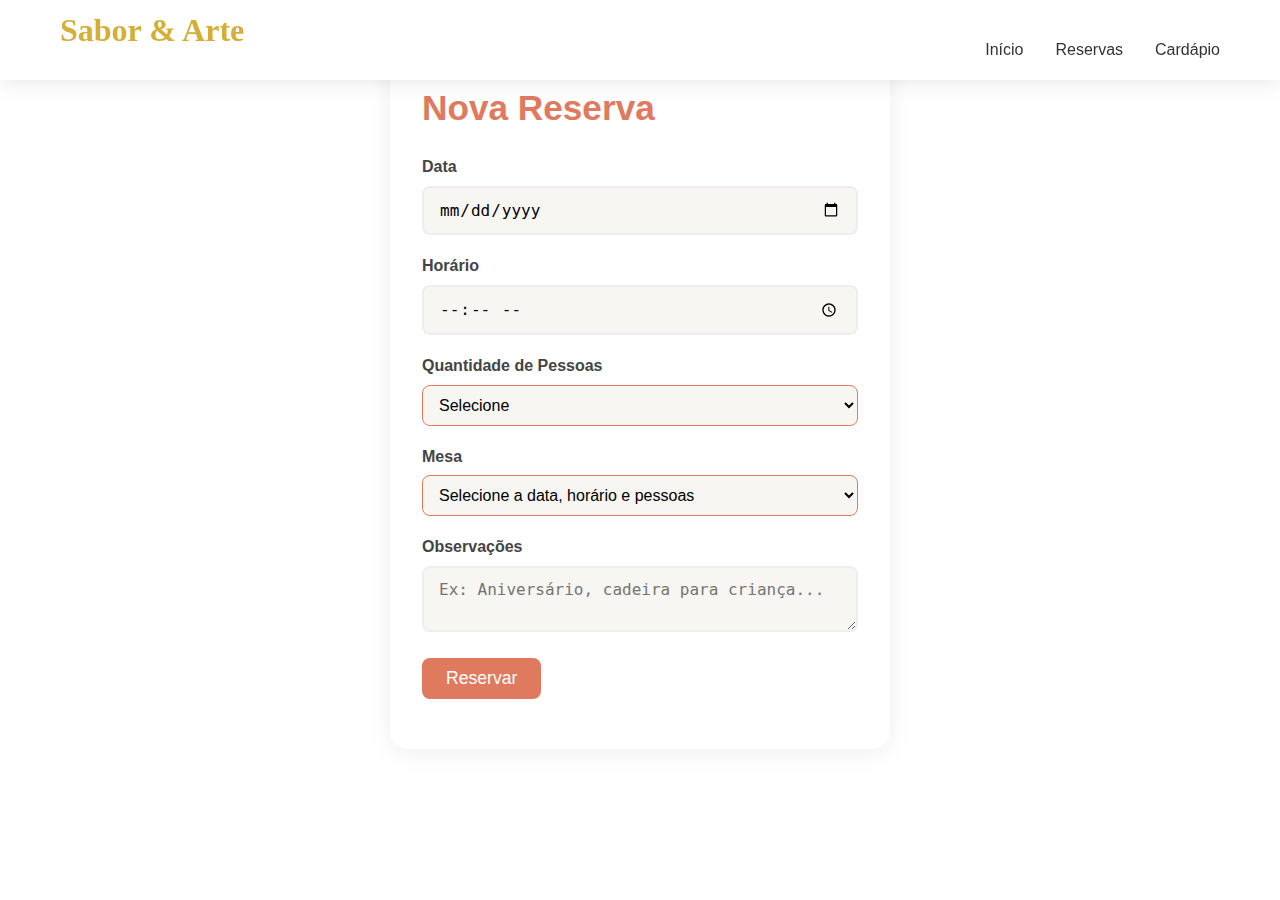
<file: frontend/assets/pages/nova-reserva.html>
<!DOCTYPE html>
<html lang="pt-BR">
<head>
    <meta charset="UTF-8">
    <meta name="viewport" content="width=device-width, initial-scale=1.0">
    <title>Nova Reserva | Sabor & Arte</title>
    <link rel="stylesheet" href="/frontend/assets/css/main.css">
    <style>
        .container {
            max-width: 500px;
            margin: 40px auto;
            background: #fff;
            border-radius: 18px;
            box-shadow: 0 4px 24px #0001;
            padding: 40px 32px 32px 32px;
        }
        h1 {
            color: #e07a5f;
            font-size: 2.2rem;
            margin-bottom: 18px;
        }
        .form-group {
            margin-bottom: 18px;
        }
        label {
            font-weight: 600;
            color: #444;
            display: block;
            margin-bottom: 6px;
        }
        input, select, textarea {
            width: 100%;
            padding: 10px 12px;
            border-radius: 8px;
            border: 1px solid #e07a5f;
            font-size: 1rem;
            background: #f8f6f2;
        }
        .btn {
            padding: 10px 24px;
            border-radius: 8px;
            border: none;
            font-size: 1.1rem;
            background: #e07a5f;
            color: #fff;
            cursor: pointer;
            transition: background 0.2s;
        }
        .btn:disabled {
            background: #ccc;
            cursor: not-allowed;
        }
        .msg {
            margin: 18px 0 0 0;
            color: #e07a5f;
            font-weight: 600;
            text-align: center;
        }
        .success {
            color: #28a745;
        }
    </style>
</head>
<body>
    <header class="header">
        <nav class="navbar">
            <div class="nav-container">
                <div class="logo">
                    <h1>Sabor & Arte</h1>
                </div>
                <ul class="nav-menu">
                    <li><a href="/frontend/index.html">Início</a></li>
                    <li><a href="/frontend/assets/pages/reservas.html">Reservas</a></li>
                    <li><a href="/frontend/index.html#menu">Cardápio</a></li>
                </ul>
            </div>
        </nav>
    </header>
    <div class="container">
        <h1>Nova Reserva</h1>
        <form id="form-nova-reserva" autocomplete="off">
            <div class="form-group">
                <label for="data_reserva">Data</label>
                <input type="date" id="data_reserva" name="data_reserva" required>
            </div>
            <div class="form-group">
                <label for="horario">Horário</label>
                <input type="time" id="horario" name="horario" required min="11:00" max="23:00">
            </div>
            <div class="form-group">
                <label for="quantidade_pessoas">Quantidade de Pessoas</label>
                <select id="quantidade_pessoas" name="quantidade_pessoas" required>
                    <option value="">Selecione</option>
                    <option value="1">1 pessoa</option>
                    <option value="2">2 pessoas</option>
                    <option value="3">3 pessoas</option>
                    <option value="4">4 pessoas</option>
                    <option value="5">5 pessoas</option>
                    <option value="6">6 pessoas</option>
                    <option value="7">7 pessoas</option>
                    <option value="8">8 pessoas</option>
                </select>
            </div>
            <div class="form-group">
                <label for="mesa_id">Mesa</label>
                <select id="mesa_id" name="mesa_id" required>
                    <option value="">Selecione a data, horário e pessoas</option>
                </select>
            </div>
            <div class="form-group">
                <label for="observacoes">Observações</label>
                <textarea id="observacoes" name="observacoes" rows="2" placeholder="Ex: Aniversário, cadeira para criança..."></textarea>
            </div>
            <button type="submit" class="btn" id="btn-reservar">Reservar</button>
            <div class="msg" id="msg"></div>
        </form>
    </div>
    <script>
    // Função fake para simular usuário logado
    function getUserData() {
        // Troque pelo seu sistema real de login!
        return { id: 1, nome: "Usuário Teste" };
    }

    // Função para buscar mesas disponíveis
    async function buscarMesas() {
        const data = document.getElementById('data_reserva').value;
        const horario = document.getElementById('horario').value;
        const pessoas = document.getElementById('quantidade_pessoas').value;
        const selectMesa = document.getElementById('mesa_id');
        selectMesa.innerHTML = '<option value="">Carregando...</option>';

        if (!data || !horario || !pessoas) {
            selectMesa.innerHTML = '<option value="">Selecione a data, horário e pessoas</option>';
            return;
        }

        try {
            const resp = await fetch('/backend/api/reservas.php?action=mesas-disponiveis&data=' + data + '&horario=' + horario + '&quantidade_pessoas=' + pessoas);
            const mesas = await resp.json();
            if (mesas.success && mesas.data.length > 0) {
                selectMesa.innerHTML = mesas.data.map(mesa =>
                    `<option value="${mesa.id}">Mesa ${mesa.numero} - ${mesa.localizacao} (${mesa.capacidade} lugares)</option>`
                ).join('');
            } else {
                selectMesa.innerHTML = '<option value="">Nenhuma mesa disponível</option>';
            }
        } catch {
            selectMesa.innerHTML = '<option value="">Erro ao buscar mesas</option>';
        }
    }

    // Atualiza mesas ao mudar data, horário ou pessoas
    ['data_reserva', 'horario', 'quantidade_pessoas'].forEach(id => {
        document.getElementById(id).addEventListener('change', buscarMesas);
    });

    // Envio do formulário
    document.getElementById('form-nova-reserva').addEventListener('submit', async function(e) {
        e.preventDefault();
        const msg = document.getElementById('msg');
        msg.textContent = '';
        msg.className = 'msg';

        // Pega usuário logado
        const user = getUserData && getUserData();
        if (!user) {
            msg.textContent = 'Você precisa estar logado para reservar!';
            return;
        }

        const dados = {
            usuario_id: user.id,
            mesa_id: document.getElementById('mesa_id').value,
            data_reserva: document.getElementById('data_reserva').value,
            horario: document.getElementById('horario').value,
            quantidade_pessoas: document.getElementById('quantidade_pessoas').value,
            observacoes: document.getElementById('observacoes').value
        };

        document.getElementById('btn-reservar').disabled = true;

        try {
            const resp = await fetch('http://localhost/backend/api/reservas.php?action=criar', {
                method: 'POST',
                headers: { 'Content-Type': 'application/json' },
                body: JSON.stringify(dados)
            });
            const res = await resp.json();
            if (res.success) {
                msg.textContent = 'Reserva criada com sucesso! Você ganhou 50 pontos!';
                msg.className = 'msg success';
                this.reset();
            } else {
                msg.textContent = res.error || 'Erro ao criar reserva';
            }
        } catch {
            msg.textContent = 'Erro ao conectar com o servidor.';
        }
        document.getElementById('btn-reservar').disabled = false;
    });
    </script>
</body>
</html>
</file>
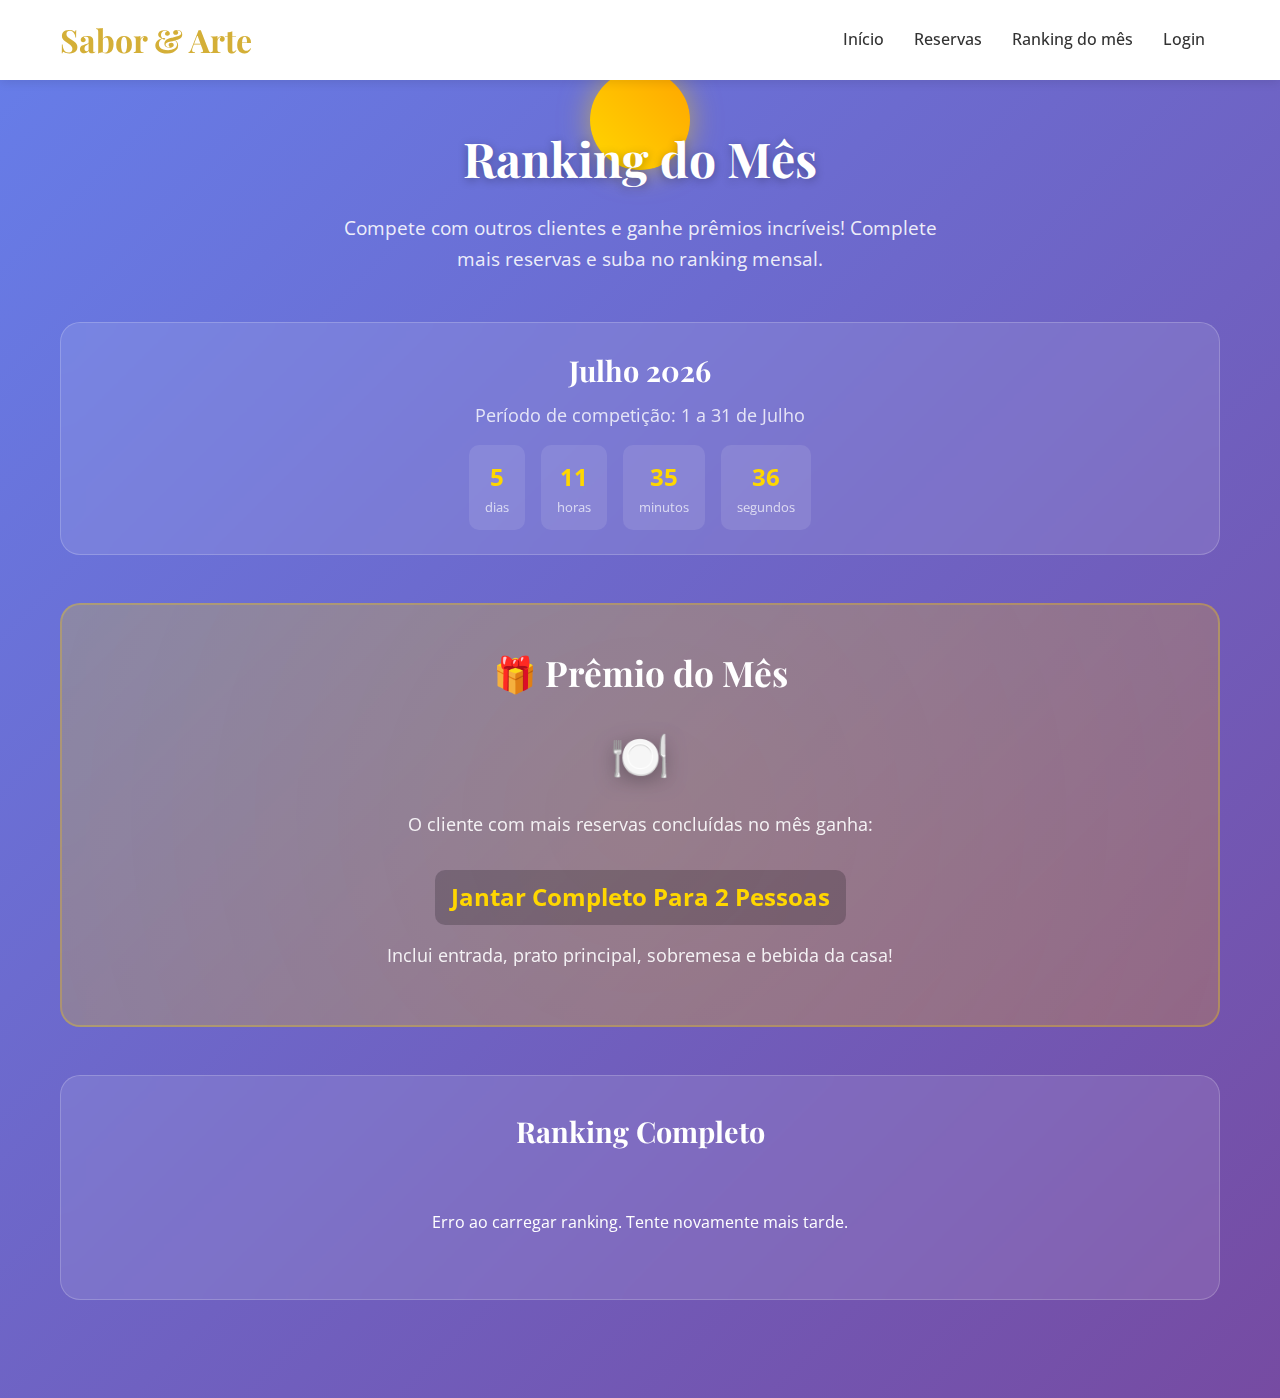
<file: frontend/assets/pages/ranking.html>
<!DOCTYPE html>
<html lang="pt-BR">
<head>
    <meta charset="UTF-8">
    <meta name="viewport" content="width=device-width, initial-scale=1.0">
    <title>Ranking do Mês - Sabor & Arte</title>
    <link href="https://fonts.googleapis.com/css2?family=Playfair+Display:wght@400;700&family=Open+Sans:wght@300;400;600&display=swap" rel="stylesheet">
    <style>
        * {
            margin: 0;
            padding: 0;
            box-sizing: border-box;
        }

        body {
            font-family: 'Open Sans', sans-serif;
            line-height: 1.6;
            color: #333;
            background: linear-gradient(135deg, #667eea 0%, #764ba2 100%);
            min-height: 100vh;
        }

        .container {
            max-width: 1200px;
            margin: 0 auto;
            padding: 0 20px;
        }

        /* Header */
        .user-menu {
            position: relative;
            display: flex;
            align-items: center;
            gap: 10px;
            cursor: pointer;
            padding: 10px 0; /* Adicionado para melhor espaçamento */
        }
        
        .user-avatar {
            width: 36px;
            height: 36px;
            border-radius: 50%;
            background-color: #d4af37;
            display: flex;
            align-items: center;
            justify-content: center;
            color: white;
            font-weight: bold;
            font-size: 16px;
        }
        
        .user-name {
            font-weight: 600;
            color: #333;
        }
        
        .user-points {
            font-size: 12px;
            color: #d4af37;
            font-weight: 600;
            margin-top: 2px;
        }
        
        .user-dropdown {
            position: absolute;
            top: 100%;
            right: 0;
            background: white;
            border-radius: 8px;
            box-shadow: 0 5px 15px rgba(0, 0, 0, 0.1);
            padding: 10px 0;
            min-width: 150px;
            display: none;
            z-index: 1000;
        }
        
        .user-dropdown.show {
            display: block;
        }
        
        .user-dropdown a {
            display: block;
            padding: 8px 15px;
            color: #333;
            text-decoration: none;
            transition: background 0.3s;
        }
        
        .user-dropdown a:hover {
            background: #f5f5f5;
        }
        
        .logout-btn {
            color: #e74c3c !important;
            border-top: 1px solid #eee;
            margin-top: 5px;
        }

        /* Header corrigido */
        .header {
            background: white;
            box-shadow: 0 2px 10px rgba(0, 0, 0, 0.1);
            position: fixed;
            width: 100%;
            top: 0;
            z-index: 1000;
        }

        .nav-container {
            max-width: 1200px;
            margin: 0 auto;
            padding: 0 20px;
            display: flex;
            justify-content: space-between;
            align-items: center;
            height: 80px; /* Altura fixa para o header */
        }

        .logo h1 {
            font-family: 'Playfair Display', serif;
            font-size: 2rem;
            color: #d4af37;
            font-weight: 700;
            margin: 0;
        }

        .nav-menu {
            display: flex;
            list-style: none;
            margin: 0;
            padding: 0;
            align-items: center; /* Centraliza verticalmente os itens */
        }

        .nav-menu li {
            margin: 0 15px;
            height: 100%;
            display: flex;
            align-items: center; /* Centraliza verticalmente */
        }

        .nav-menu a {
            text-decoration: none;
            color: #333;
            font-weight: 500;
            transition: color 0.3s ease;
            position: relative;
            padding: 10px 0; /* Adiciona espaçamento vertical */
        }

        .nav-menu a:hover {
            color: #d4af37;
        }

        .nav-menu a::after {
            content: '';
            position: absolute;
            width: 0;
            height: 2px;
            bottom: 5px; /* Ajustado para ficar alinhado com o texto */
            left: 0;
            background-color: #d4af37;
            transition: width 0.3s ease;
        }

        .nav-menu a:hover::after {
            width: 100%;
        }

        .hamburger {
            display: none;
            flex-direction: column;
            cursor: pointer;
            gap: 4px;
        }

        .hamburger span {
            width: 25px;
            height: 3px;
            background: #333;
            transition: 0.3s;
        }

        /* Main Content */
        .main-content {
            padding: 120px 20px 50px;
            min-height: 100vh;
        }

        /* Hero Section */
        .hero-ranking {
            text-align: center;
            margin-bottom: 3rem;
            position: relative;
        }

        .hero-ranking::before {
            content: '';
            position: absolute;
            top: -50px;
            left: 50%;
            transform: translateX(-50%);
            width: 100px;
            height: 100px;
            background: linear-gradient(45deg, #FFD700, #FFA500);
            border-radius: 50%;
            box-shadow: 0 0 30px rgba(255, 215, 0, 0.5);
            z-index: -1;
        }

        .hero-ranking h1 {
            font-family: 'Playfair Display', serif;
            font-size: 3rem;
            color: white;
            margin-bottom: 1rem;
            text-shadow: 0 2px 10px rgba(0, 0, 0, 0.3);
        }

        .hero-ranking p {
            font-size: 1.2rem;
            color: rgba(255, 255, 255, 0.9);
            max-width: 600px;
            margin: 0 auto;
        }

        /* Period Info */
        .period-info {
            background: rgba(255, 255, 255, 0.1);
            backdrop-filter: blur(10px);
            padding: 1.5rem;
            border-radius: 20px;
            text-align: center;
            margin-bottom: 3rem;
            border: 1px solid rgba(255, 255, 255, 0.2);
        }

        .period-info h2 {
            color: white;
            font-family: 'Playfair Display', serif;
            font-size: 1.8rem;
            margin-bottom: 0.5rem;
        }

        .period-info p {
            color: rgba(255, 255, 255, 0.8);
            font-size: 1.1rem;
        }

        .countdown {
            display: flex;
            justify-content: center;
            gap: 1rem;
            margin-top: 1rem;
        }

        .countdown-item {
            background: rgba(255, 255, 255, 0.1);
            padding: 0.8rem 1rem;
            border-radius: 10px;
            text-align: center;
        }

        .countdown-number {
            font-size: 1.5rem;
            font-weight: bold;
            color: #FFD700;
        }

        .countdown-label {
            font-size: 0.8rem;
            color: rgba(255, 255, 255, 0.7);
        }

        /* Ranking List */
        .ranking-list {
            background: rgba(255, 255, 255, 0.1);
            backdrop-filter: blur(10px);
            border-radius: 20px;
            padding: 2rem;
            margin: 3rem 0;
            border: 1px solid rgba(255, 255, 255, 0.2);
        }

        .ranking-list h3 {
            color: white;
            font-family: 'Playfair Display', serif;
            font-size: 1.8rem;
            margin-bottom: 1.5rem;
            text-align: center;
        }

        .ranking-item {
            display: flex;
            align-items: center;
            padding: 1rem;
            margin-bottom: 1rem;
            background: rgba(255, 255, 255, 0.05);
            border-radius: 15px;
            transition: all 0.3s ease;
            border-left: 4px solid transparent;
        }

        .ranking-item:hover {
            background: rgba(255, 255, 255, 0.1);
            transform: translateX(5px);
        }

        .ranking-position {
            width: 40px;
            height: 40px;
            border-radius: 50%;
            background: rgba(255, 255, 255, 0.1);
            display: flex;
            align-items: center;
            justify-content: center;
            font-weight: bold;
            color: white;
            margin-right: 1rem;
        }

        .top-3 .ranking-position {
            background: linear-gradient(135deg, #FFD700, #FFA500);
            color: #333;
            font-weight: 800;
        }

        .ranking-avatar {
            width: 50px;
            height: 50px;
            border-radius: 50%;
            background: linear-gradient(45deg, #667eea, #764ba2);
            display: flex;
            align-items: center;
            justify-content: center;
            color: white;
            margin-right: 1rem;
            border: 2px solid rgba(255, 255, 255, 0.2);
        }

        .top-3 .ranking-avatar {
            border-color: #FFD700;
            box-shadow: 0 0 10px rgba(255, 215, 0, 0.5);
        }

        .ranking-info {
            flex: 1;
        }

        .ranking-name {
            color: white;
            font-weight: 600;
            margin-bottom: 0.2rem;
        }

        .ranking-details {
            color: rgba(255, 255, 255, 0.7);
            font-size: 0.9rem;
        }

        .ranking-points {
            font-size: 1.3rem;
            font-weight: bold;
            color: #FFD700;
            margin-left: 1rem;
        }

        /* Prize Section */
        .prize-section {
            background: linear-gradient(135deg, rgba(255, 215, 0, 0.2), rgba(255, 165, 0, 0.2));
            backdrop-filter: blur(10px);
            border-radius: 20px;
            padding: 2.5rem;
            text-align: center;
            margin: 3rem 0;
            border: 2px solid rgba(255, 215, 0, 0.3);
            position: relative;
            overflow: hidden;
        }

        .prize-section::before {
            content: '';
            position: absolute;
            top: -50%;
            left: -50%;
            width: 200%;
            height: 200%;
            background: radial-gradient(circle, rgba(255, 215, 0, 0.1) 0%, transparent 70%);
            animation: rotate 10s linear infinite;
        }

        @keyframes rotate {
            0% { transform: rotate(0deg); }
            100% { transform: rotate(360deg); }
        }

        .prize-content {
            position: relative;
            z-index: 1;
        }

        .prize-section h2 {
            font-family: 'Playfair Display', serif;
            font-size: 2.2rem;
            color: white;
            margin-bottom: 1rem;
        }

        .prize-section .prize-emoji {
            font-size: 3rem;
            margin: 1rem 0;
            filter: drop-shadow(0 5px 10px rgba(0, 0, 0, 0.3));
        }

        .prize-section p {
            color: rgba(255, 255, 255, 0.9);
            font-size: 1.1rem;
            margin-bottom: 1rem;
        }

        .prize-value {
            font-size: 1.5rem;
            font-weight: bold;
            color: #FFD700;
            background: rgba(0, 0, 0, 0.2);
            padding: 0.5rem 1rem;
            border-radius: 10px;
            display: inline-block;
            margin: 1rem 0;
        }

        /* User menu styles */
        .user-menu {
            position: relative;
            display: flex;
            align-items: center;
            gap: 10px;
            cursor: pointer;
        }
        
        .user-avatar {
            width: 36px;
            height: 36px;
            border-radius: 50%;
            background-color: #d4af37;
            display: flex;
            align-items: center;
            justify-content: center;
            color: white;
            font-weight: bold;
            font-size: 16px;
        }
        
        .user-name {
            font-weight: 600;
            color: #333;
        }
        
        .user-points {
            font-size: 12px;
            color: #d4af37;
            font-weight: 600;
            margin-top: 2px;
        }
        
        .user-dropdown {
            position: absolute;
            top: 100%;
            right: 0;
            background: white;
            border-radius: 8px;
            box-shadow: 0 5px 15px rgba(0, 0, 0, 0.1);
            padding: 10px 0;
            min-width: 150px;
            display: none;
            z-index: 1000;
        }
        
        .user-dropdown.show {
            display: block;
        }
        
        .user-dropdown a {
            display: block;
            padding: 8px 15px;
            color: #333;
            text-decoration: none;
            transition: background 0.3s;
        }
        
        .user-dropdown a:hover {
            background: #f5f5f5;
        }
        
        .logout-btn {
            color: #e74c3c !important;
            border-top: 1px solid #eee;
            margin-top: 5px;
        }

        /* Responsive */
        @media (max-width: 768px) {
            .hamburger {
                display: flex;
            }

            .nav-menu {
                position: fixed;
                left: -100%;
                top: 80px;
                flex-direction: column;
                background-color: white;
                width: 100%;
                text-align: center;
                transition: 0.3s;
                box-shadow: 0 10px 27px rgba(0, 0, 0, 0.05);
                padding: 2rem 0;
                height: auto;
            }

            .nav-menu.active {
                left: 0;
            }

            .nav-menu li {
                margin: 1rem 0;
                width: 100%;
                justify-content: center;
            }
            
            .user-menu {
                justify-content: center;
                flex-direction: column;
            }

            .hero-ranking h1 {
                font-size: 2.2rem;
            }

            .countdown {
                flex-wrap: wrap;
                gap: 0.5rem;
            }

            .ranking-item {
                flex-wrap: wrap;
                text-align: center;
            }

            .ranking-points {
                margin-left: 0;
                margin-top: 0.5rem;
            }
        }
    </style>
</head>
<body>
    <!-- Header Corrigido -->
    <header class="header">
        <nav class="navbar">
            <div class="nav-container">
                <div class="logo">
                    <h1>Sabor & Arte</h1>
                </div>
                <ul class="nav-menu">
                    <li><a href="/frontend/">Início</a></li>
                    <li><a href="/frontend/assets/pages/reservas.html">Reservas</a></li>
                    <li><a href="/frontend/assets/pages/ranking.html">Ranking do mês</a></li>
                    <li id="loginMenuItem"><a href="/frontend/assets/pages/login.html">Login</a></li>
                    <li id="userMenuItem" style="display: none;">
                        <div class="user-menu">
                            <div class="user-avatar" id="userAvatar"></div>
                            <div>
                                <span class="user-name" id="userName"></span>
                                <div class="user-points" id="userPoints"></div>
                            </div>
                            <div class="user-dropdown" id="userDropdown">
                                <a href="#" class="logout-btn" id="logoutBtn">Sair</a>
                            </div>
                        </div>
                    </li>
                </ul>
                <div class="hamburger">
                    <span></span>
                    <span></span>
                    <span></span>
                </div>
            </div>
        </nav>
    </header>

    <!-- Main Content -->
    <div class="main-content">
        <div class="container">
            <!-- Hero Section -->
            <section class="hero-ranking">
                <h1>Ranking do Mês</h1>
                <p>Compete com outros clientes e ganhe prêmios incríveis! Complete mais reservas e suba no ranking mensal.</p>
            </section>

            <!-- Period Info -->
            <section class="period-info">
                <h2 id="currentMonth">Agosto 2025</h2>
                <p>Período de competição: <span id="periodRange">1 a 31 de Agosto</span></p>
                <div class="countdown">
                    <div class="countdown-item">
                        <div class="countdown-number" id="days">5</div>
                        <div class="countdown-label">dias</div>
                    </div>
                    <div class="countdown-item">
                        <div class="countdown-number" id="hours">12</div>
                        <div class="countdown-label">horas</div>
                    </div>
                    <div class="countdown-item">
                        <div class="countdown-number" id="minutes">34</div>
                        <div class="countdown-label">minutos</div>
                    </div>
                    <div class="countdown-item">
                        <div class="countdown-number" id="seconds">22</div>
                        <div class="countdown-label">segundos</div>
                    </div>
                </div>
            </section>

            <!-- Prize Section -->
            <section class="prize-section">
                <div class="prize-content">
                    <h2>🎁 Prêmio do Mês</h2>
                    <div class="prize-emoji">🍽️</div>
                    <p>O cliente com mais reservas concluídas no mês ganha:</p>
                    <div class="prize-value">Jantar Completo Para 2 Pessoas</div>
                    <p>Inclui entrada, prato principal, sobremesa e bebida da casa!</p>
                </div>
            </section>

            <!-- Ranking List -->
            <section class="ranking-list">
                <h3>Ranking Completo</h3>
                <div id="rankingList">
                    <!-- A lista de ranking será preenchida via JavaScript -->
                </div>
            </section>
        </div>
    </div>

    <script>
        // Menu mobile toggle
        const hamburger = document.querySelector('.hamburger');
        const navMenu = document.querySelector('.nav-menu');

        hamburger.addEventListener('click', () => {
            hamburger.classList.toggle('active');
            navMenu.classList.toggle('active');
            
            const spans = hamburger.querySelectorAll('span');
            if (hamburger.classList.contains('active')) {
                spans[0].style.transform = 'rotate(45deg) translate(5px, 5px)';
                spans[1].style.opacity = '0';
                spans[2].style.transform = 'rotate(-45deg) translate(7px, -6px)';
            } else {
                spans[0].style.transform = 'none';
                spans[1].style.opacity = '1';
                spans[2].style.transform = 'none';
            }
        });

        // Countdown timer
        function updateCountdown() {
            const now = new Date();
            const currentMonth = now.getMonth();
            const currentYear = now.getFullYear();
            
            // Último dia do mês atual
            const lastDay = new Date(currentYear, currentMonth + 1, 0);
            const endDate = new Date(lastDay.getFullYear(), lastDay.getMonth(), lastDay.getDate(), 23, 59, 59);
            
            const distance = endDate - now;

            const days = Math.floor(distance / (1000 * 60 * 60 * 24));
            const hours = Math.floor((distance % (1000 * 60 * 60 * 24)) / (1000 * 60 * 60));
            const minutes = Math.floor((distance % (1000 * 60 * 60)) / (1000 * 60));
            const seconds = Math.floor((distance % (1000 * 60)) / 1000);

            document.getElementById('days').textContent = days;
            document.getElementById('hours').textContent = hours;
            document.getElementById('minutes').textContent = minutes;
            document.getElementById('seconds').textContent = seconds;

            if (distance < 0) {
                clearInterval(countdownTimer);
                document.querySelector('.countdown').innerHTML = '<div class="countdown-item"><div class="countdown-number">Encerrado</div></div>';
            }
        }

        const countdownTimer = setInterval(updateCountdown, 1000);
        updateCountdown();

        // Atualizar informações do mês atual
        function updateMonthInfo() {
            const now = new Date();
            const monthNames = ["Janeiro", "Fevereiro", "Março", "Abril", "Maio", "Junho",
                               "Julho", "Agosto", "Setembro", "Outubro", "Novembro", "Dezembro"];
            
            const currentMonth = monthNames[now.getMonth()];
            const currentYear = now.getFullYear();
            
            // Primeiro e último dia do mês
            const firstDay = new Date(now.getFullYear(), now.getMonth(), 1);
            const lastDay = new Date(now.getFullYear(), now.getMonth() + 1, 0);
            
            document.getElementById('currentMonth').textContent = `${currentMonth} ${currentYear}`;
            document.getElementById('periodRange').textContent = 
                `1 a ${lastDay.getDate()} de ${currentMonth}`;
        }
        updateMonthInfo();

        // Carregar dados do ranking
        async function loadRanking() {
            try {
                const response = await fetch('http://localhost/backend/api/ranking.php');
                
                if (!response.ok) {
                    throw new Error('Erro ao carregar ranking');
                }
                
                const data = await response.json();
                
                if (data.records && data.records.length > 0) {
                    renderRankingList(data.records);
                } else {
                    document.getElementById('rankingList').innerHTML = '<p class="no-data" style="color: white; text-align: center; padding: 2rem;">Nenhum dado de ranking disponível no momento.</p>';
                }
            } catch (error) {
                console.error('Erro ao carregar ranking:', error);
                document.getElementById('rankingList').innerHTML = '<p class="no-data" style="color: white; text-align: center; padding: 2rem;">Erro ao carregar ranking. Tente novamente mais tarde.</p>';
            }
        }

        // Renderizar lista completa de ranking
        function renderRankingList(users) {
            const rankingList = document.getElementById('rankingList');
            rankingList.innerHTML = '';
            
            if (users.length === 0) {
                rankingList.innerHTML = '<p class="no-data" style="color: white; text-align: center; padding: 2rem;">Nenhum usuário no ranking ainda.</p>';
                return;
            }
            
            users.forEach((user, index) => {
                const rankingItem = document.createElement('div');
                rankingItem.className = 'ranking-item';
                
                // Destacar os 3 primeiros
                if (user.posicao <= 3) {
                    rankingItem.classList.add('top-3');
                }
                
                rankingItem.innerHTML = `
                    <div class="ranking-position">${user.posicao}º</div>
                    <div class="ranking-avatar">${user.nome.charAt(0).toUpperCase()}</div>
                    <div class="ranking-info">
                        <div class="ranking-name">${user.nome}</div>
                        <div class="ranking-details">${user.pontos_total} pontos no total</div>
                    </div>
                    <div class="ranking-points">${user.pontos_mes_atual} pts</div>
                `;
                
                rankingList.appendChild(rankingItem);
            });
        }

        // Verificar se o usuário está logado
        function checkLoginStatus() {
            const userToken = localStorage.getItem('user_token');
            const userData = localStorage.getItem('user_data');
            const loginMenuItem = document.getElementById('loginMenuItem');
            const userMenuItem = document.getElementById('userMenuItem');
            const userName = document.getElementById('userName');
            const userAvatar = document.getElementById('userAvatar');
            const userPoints = document.getElementById('userPoints');
            
            if (userToken && userData) {
                try {
                    const user = JSON.parse(userData);
                    
                    // Mostrar menu do usuário e esconder login
                    loginMenuItem.style.display = 'none';
                    userMenuItem.style.display = 'block';
                    
                    // Preencher informações do usuário
                    userName.textContent = user.nome;
                    userAvatar.textContent = user.nome.charAt(0).toUpperCase();
                    
                    // Exibir pontos do usuário
                    if (userPoints) {
                        userPoints.textContent = `${user.pontos_mes_atual || 0} pontos este mês`;
                    }
                    
                } catch (error) {
                    console.error('Erro ao processar dados do usuário:', error);
                    // Se houver erro, limpa os dados inválidos
                    localStorage.removeItem('user_token');
                    localStorage.removeItem('user_data');
                }
            } else {
                // Mostrar login e esconder menu do usuário
                loginMenuItem.style.display = 'block';
                userMenuItem.style.display = 'none';
            }
        }

        // Toggle do dropdown do usuário
        const userMenuElement = document.querySelector('.user-menu');
        if (userMenuElement) {
            userMenuElement.addEventListener('click', function(e) {
                // Evita que o clique feche imediatamente o dropdown
                e.stopPropagation();
                document.getElementById('userDropdown').classList.toggle('show');
            });
        }

        // Fechar dropdown ao clicar fora
        document.addEventListener('click', function() {
            const dropdown = document.getElementById('userDropdown');
            if (dropdown && dropdown.classList.contains('show')) {
                dropdown.classList.remove('show');
            }
        });

        // Logout
        const logoutBtn = document.getElementById('logoutBtn');
        if (logoutBtn) {
            logoutBtn.addEventListener('click', function(e) {
                e.preventDefault();
                e.stopPropagation();
                
                // Limpar dados do usuário
                localStorage.removeItem('user_token');
                localStorage.removeItem('user_data');
                
                // Redirecionar para a página inicial
                window.location.href = '/frontend/';
            });
        }

        // Inicialização
        document.addEventListener('DOMContentLoaded', function() {
            checkLoginStatus();
            loadRanking();
            
            // Animações de entrada
            const observerOptions = {
                threshold: 0.1,
                rootMargin: '0px 0px -50px 0px'
            };

            const observer = new IntersectionObserver((entries) => {
                entries.forEach(entry => {
                    if (entry.isIntersecting) {
                        entry.target.style.opacity = '1';
                        entry.target.style.transform = 'translateY(0)';
                    }
                });
            }, observerOptions);

            // Observa todos os itens do ranking
            setTimeout(() => {
                document.querySelectorAll('.ranking-item').forEach((item, index) => {
                    item.style.opacity = '0';
                    item.style.transform = 'translateY(30px)';
                    item.style.transition = `all 0.6s ease ${index * 0.1}s`;
                    observer.observe(item);
                });
            }, 100);
        });
    </script>
</body>
</html>
</file>
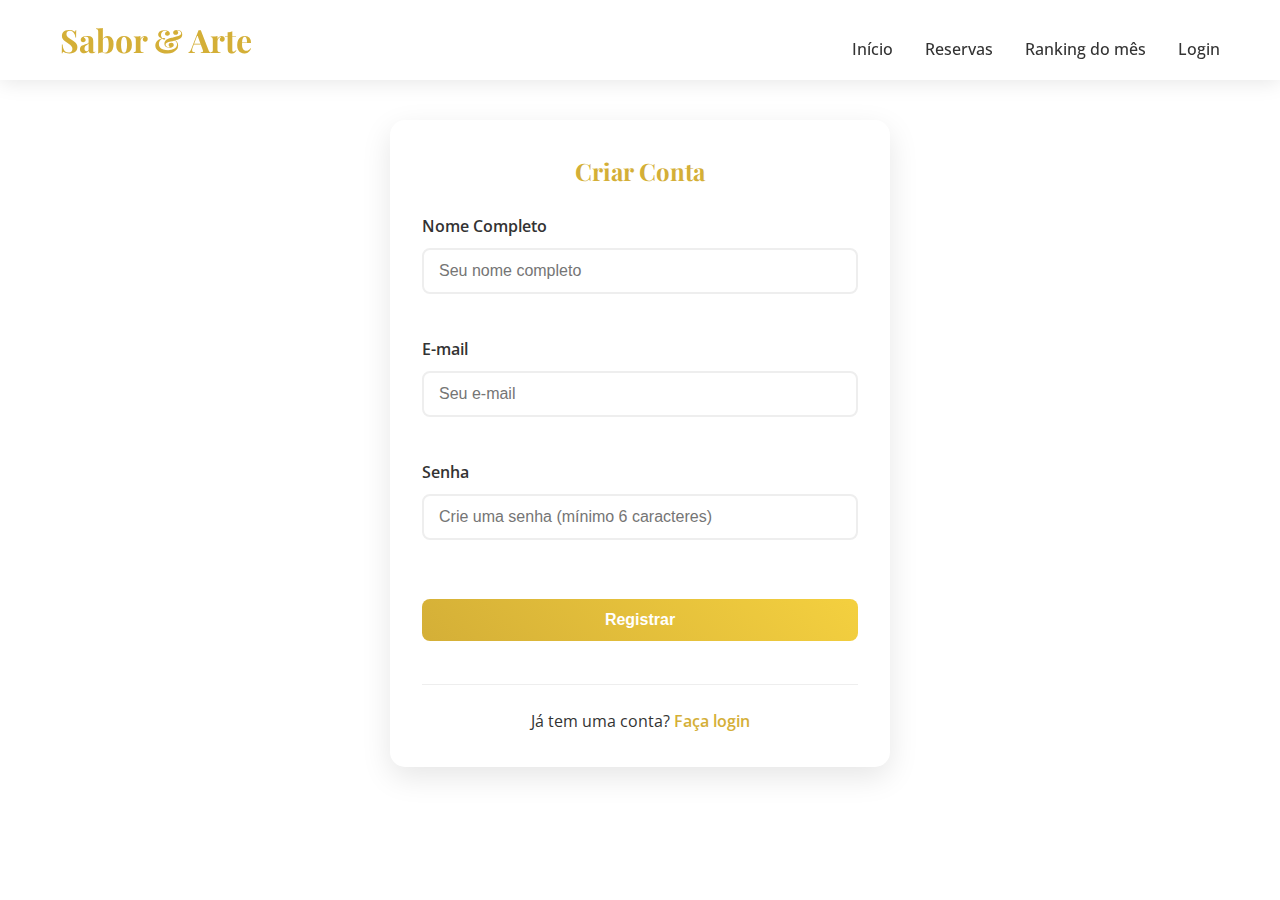
<file: frontend/assets/pages/register.html>
<!DOCTYPE html>
<html lang="pt-BR">
<head>
    <meta charset="UTF-8">
    <meta name="viewport" content="width=device-width, initial-scale=1.0">
    <title>Sabor & Arte - Registro</title>
    <link rel="stylesheet" href="/frontend/assets/css/main.css">
    <link href="https://fonts.googleapis.com/css2?family=Playfair+Display:wght@400;700&family=Open+Sans:wght@300;400;600&display=swap" rel="stylesheet">
    <style>
        .auth-container {
            max-width: 500px;
            margin: 120px auto 60px;
            padding: 2rem;
            background: white;
            border-radius: 15px;
            box-shadow: 0 10px 30px rgba(0, 0, 0, 0.1);
        }
        
        .auth-container h2 {
            font-family: 'Playfair Display', serif;
            text-align: center;
            color: #d4af37;
            margin-bottom: 1.5rem;
        }
        
        .auth-form {
            display: flex;
            flex-direction: column;
            gap: 1.2rem;
        }
        
        .form-group {
            display: flex;
            flex-direction: column;
            gap: 0.5rem;
        }
        
        .form-group label {
            font-weight: 600;
            color: #333;
        }
        
        .form-group input {
            padding: 12px 15px;
            border: 2px solid #eee;
            border-radius: 8px;
            font-size: 1rem;
            transition: border-color 0.3s ease;
        }
        
        .form-group input:focus {
            outline: none;
            border-color: #d4af37;
        }
        
        .auth-button {
            background: linear-gradient(45deg, #d4af37, #f4d03f);
            color: white;
            padding: 12px;
            border: none;
            border-radius: 8px;
            font-size: 1rem;
            font-weight: 600;
            cursor: pointer;
            transition: all 0.3s ease;
            margin-top: 1rem;
        }
        
        .auth-button:hover {
            transform: translateY(-2px);
            box-shadow: 0 5px 15px rgba(212, 175, 55, 0.3);
        }
        
        .auth-button:disabled {
            opacity: 0.7;
            cursor: not-allowed;
            transform: none;
        }
        
        .auth-links {
            text-align: center;
            margin-top: 1.5rem;
            padding-top: 1.5rem;
            border-top: 1px solid #eee;
        }
        
        .auth-links a {
            color: #d4af37;
            text-decoration: none;
            font-weight: 600;
        }
        
        .auth-links a:hover {
            text-decoration: underline;
        }
        
        .message {
            padding: 15px;
            margin: 15px 0;
            border-radius: 8px;
            font-weight: 500;
            text-align: center;
        }
        
        .message-success {
            background: #d4edda;
            color: #155724;
            border: 1px solid #c3e6cb;
        }
        
        .message-error {
            background: #f8d7da;
            color: #721c24;
            border: 1px solid #f5c6cb;
        }
    </style>
</head>
<body>
    <!-- Cabeçalho -->
    <header class="header">
        <nav class="navbar">
            <div class="nav-container">
                <div class="logo">
                    <h1>Sabor & Arte</h1>
                </div>
                <ul class="nav-menu">
                    <li><a href="/frontend/">Início</a></li>
                    <li><a href="/frontend/assets/pages/reservas.html">Reservas</a></li>
                    <li><a href="/frontend/assets/pages/ranking.html">Ranking do mês</a></li>
                    <li id="loginMenuItem"><a href="/frontend/assets/pages/login.html">Login</a></li>
                    <li id="userMenuItem" style="display: none;">
                        <div class="user-menu">
                            <div class="user-avatar" id="userAvatar"></div>
                            <span class="user-name" id="userName"></span>
                            <div class="user-dropdown" id="userDropdown">
                                <a href="#" class="logout-btn" id="logoutBtn">Sair</a>
                            </div>
                        </div>
                    </li>
                </ul>
                <div class="hamburger">
                    <span></span>
                    <span></span>
                    <span></span>
                </div>
            </div>
        </nav>
    </header>

    <!-- Formulário de Registro -->
    <div class="auth-container">
        <h2>Criar Conta</h2>
        <form class="auth-form" id="registerForm">
            <div class="form-group">
                <label for="name">Nome Completo</label>
                <input type="text" id="name" name="name" placeholder="Seu nome completo" required>
            </div>
            
            <div class="form-group">
                <label for="email">E-mail</label>
                <input type="email" id="email" name="email" placeholder="Seu e-mail" required>
            </div>
            
            <div class="form-group">
                <label for="password">Senha</label>
                <input type="password" id="password" name="password" placeholder="Crie uma senha (mínimo 6 caracteres)" required>
            </div>
            
            <button type="submit" class="auth-button">Registrar</button>
            
            <div class="auth-links">
                <p>Já tem uma conta? <a href="/frontend/assets/pages/login.html">Faça login</a></p>
            </div>
        </form>
    </div>

    <script>
        // Função para fazer requisições à API
        async function apiRequest(endpoint, options = {}) {
            const baseUrl = 'http://localhost/backend/api/';
            const url = baseUrl + endpoint;
            
            const defaultOptions = {
                headers: {
                    'Content-Type': 'application/json',
                }
            };
            
            const config = { ...defaultOptions, ...options };
            
            try {
                const response = await fetch(url, config);
                const data = await response.json();
                
                if (!response.ok && !data.success) {
                    throw new Error(data.error || 'Erro na requisição');
                }
                
                return data;
            } catch (error) {
                console.error('Erro na API:', error);
                throw error;
            }
        }

        // Função para exibir mensagens
        function showMessage(message, type = 'info') {
            // Remove mensagem anterior se existir
            const oldMessage = document.querySelector('.message');
            if (oldMessage) {
                oldMessage.remove();
            }
            
            const messageDiv = document.createElement('div');
            messageDiv.className = `message message-${type}`;
            messageDiv.innerHTML = message;
            
            // Adicionar estilos
            messageDiv.style.cssText = `
                padding: 15px;
                margin: 15px 0;
                border-radius: 8px;
                font-weight: 500;
                text-align: center;
                ${type === 'success' ? 'background: #d4edda; color: #155724; border: 1px solid #c3e6cb;' : ''}
                ${type === 'error' ? 'background: #f8d7da; color: #721c24; border: 1px solid #f5c6cb;' : ''}
            `;
            
            // Inserir antes do formulário
            const container = document.querySelector('.auth-container');
            container.insertBefore(messageDiv, container.querySelector('.auth-form'));
        }

        // Função principal para lidar com o registro
        async function handleRegister(event) {
            event.preventDefault();
            
            const form = event.target;
            const submitBtn = form.querySelector('button[type="submit"]');
            
            // Coletar dados do formulário
            const formData = {
                nome: document.getElementById('name').value.trim(),
                email: document.getElementById('email').value.trim(),
                senha: document.getElementById('password').value
            };
            
            // Validação básica
            if (!validateForm(formData)) {
                return;
            }
            
            // Estado de carregamento
            submitBtn.disabled = true;
            submitBtn.textContent = 'Registrando...';
            
            try {
                const response = await apiRequest('auth.php?action=register', {
                    method: 'POST',
                    body: JSON.stringify(formData)
                });
                
                if (response.success) {
                    showMessage(`Conta criada com sucesso! Bem-vindo(a), ${response.data.user.nome}!`, 'success');
                    
                    // Salvar dados do usuário
                    if (response.data.token) {
                        localStorage.setItem('user_token', response.data.token);
                        localStorage.setItem('user_data', JSON.stringify(response.data.user));
                    }
                    
                    // Redirecionar após 2 segundos
                    setTimeout(() => {
                        window.location.href = '/frontend/';
                    }, 2000);
                    
                } else {
                    showMessage(response.error || 'Erro ao criar conta', 'error');
                }
                
            } catch (error) {
                console.error('Erro no registro:', error);
                showMessage('Erro de conexão. Verifique se o servidor está rodando.', 'error');
            } finally {
                submitBtn.disabled = false;
                submitBtn.textContent = 'Registrar';
            }
        }

        // Validação do formulário
        function validateForm(data) {
            if (!data.nome || data.nome.length < 2) {
                showMessage('Nome deve ter pelo menos 2 caracteres', 'error');
                return false;
            }
            
            if (!data.email || !isValidEmail(data.email)) {
                showMessage('Email válido é obrigatório', 'error');
                return false;
            }
            
            if (!data.senha || data.senha.length < 6) {
                showMessage('Senha deve ter pelo menos 6 caracteres', 'error');
                return false;
            }
            
            return true;
        }

        // Validar email
        function isValidEmail(email) {
            const emailRegex = /^[^\s@]+@[^\s@]+\.[^\s@]+$/;
            return emailRegex.test(email);
        }

        // Inicializar quando o DOM estiver carregado
        document.addEventListener('DOMContentLoaded', function() {
            // Menu mobile toggle
            const hamburger = document.querySelector('.hamburger');
            const navMenu = document.querySelector('.nav-menu');

            if (hamburger) {
                hamburger.addEventListener('click', () => {
                    hamburger.classList.toggle('active');
                    navMenu.classList.toggle('active');
                });
            }

            // Verificar se o usuário já está logado
            function checkLoginStatus() {
                const userToken = localStorage.getItem('user_token');
                const userData = localStorage.getItem('user_data');
                const loginMenuItem = document.getElementById('loginMenuItem');
                const userMenuItem = document.getElementById('userMenuItem');
                
                if (userToken && userData) {
                    // Se já estiver logado, redirecionar para a página inicial
                    window.location.href = '/frontend/';
                }
            }

            checkLoginStatus();

            const registerForm = document.getElementById('registerForm');
            if (registerForm) {
                registerForm.addEventListener('submit', handleRegister);
            }
        });
    </script>
</body>
</html>
</file>
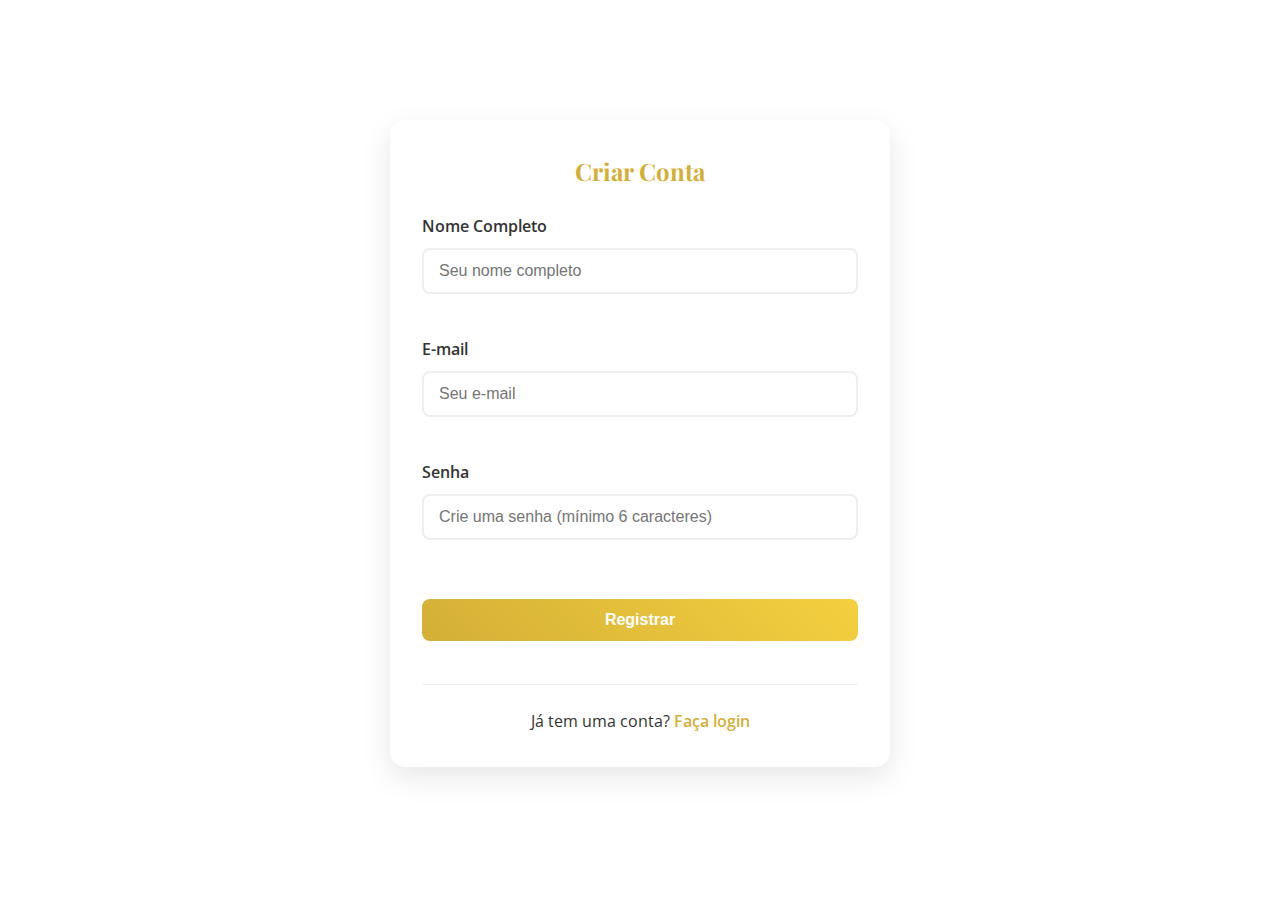
<file: frontend/assets/pages/registro.html>
<!DOCTYPE html>
<html lang="pt-BR">
<head>
    <meta charset="UTF-8">
    <meta name="viewport" content="width=device-width, initial-scale=1.0">
    <title>Sabor & Arte - Registro</title>
    <link rel="stylesheet" href="/frontend/assets/css/main.css">
    <link href="https://fonts.googleapis.com/css2?family=Playfair+Display:wght@400;700&family=Open+Sans:wght@300;400;600&display=swap" rel="stylesheet">
    <style>
        .auth-container {
            max-width: 500px;
            margin: 120px auto 60px;
            padding: 2rem;
            background: white;
            border-radius: 15px;
            box-shadow: 0 10px 30px rgba(0, 0, 0, 0.1);
        }
        
        .auth-container h2 {
            font-family: 'Playfair Display', serif;
            text-align: center;
            color: #d4af37;
            margin-bottom: 1.5rem;
        }
        
        .auth-form {
            display: flex;
            flex-direction: column;
            gap: 1.2rem;
        }
        
        .form-group {
            display: flex;
            flex-direction: column;
            gap: 0.5rem;
        }
        
        .form-group label {
            font-weight: 600;
            color: #333;
        }
        
        .form-group input {
            padding: 12px 15px;
            border: 2px solid #eee;
            border-radius: 8px;
            font-size: 1rem;
            transition: border-color 0.3s ease;
        }
        
        .form-group input:focus {
            outline: none;
            border-color: #d4af37;
        }
        
        .auth-button {
            background: linear-gradient(45deg, #d4af37, #f4d03f);
            color: white;
            padding: 12px;
            border: none;
            border-radius: 8px;
            font-size: 1rem;
            font-weight: 600;
            cursor: pointer;
            transition: all 0.3s ease;
            margin-top: 1rem;
        }
        
        .auth-button:hover {
            transform: translateY(-2px);
            box-shadow: 0 5px 15px rgba(212, 175, 55, 0.3);
        }
        
        .auth-button:disabled {
            opacity: 0.7;
            cursor: not-allowed;
            transform: none;
        }
        
        .auth-links {
            text-align: center;
            margin-top: 1.5rem;
            padding-top: 1.5rem;
            border-top: 1px solid #eee;
        }
        
        .auth-links a {
            color: #d4af37;
            text-decoration: none;
            font-weight: 600;
        }
        
        .auth-links a:hover {
            text-decoration: underline;
        }
    </style>
</head>
<body>
    <!-- Formulário de Registro -->
    <div class="auth-container">
        <h2>Criar Conta</h2>
        <form class="auth-form" id="registerForm">
            <div class="form-group">
                <label for="name">Nome Completo</label>
                <input type="text" id="name" name="name" placeholder="Seu nome completo" required>
            </div>
            
            <div class="form-group">
                <label for="email">E-mail</label>
                <input type="email" id="email" name="email" placeholder="Seu e-mail" required>
            </div>
            
            <div class="form-group">
                <label for="password">Senha</label>
                <input type="password" id="password" name="password" placeholder="Crie uma senha (mínimo 6 caracteres)" required>
            </div>
            
            <button type="submit" class="auth-button">Registrar</button>
            
            <div class="auth-links">
                <p>Já tem uma conta? <a href="/frontend/assets/pages/login.html">Faça login</a></p>
            </div>
        </form>
    </div>

    <script>
        // Função para fazer requisições à API
        async function apiRequest(endpoint, options = {}) {
            const baseUrl = '/backend/api/'; // Ajuste conforme sua estrutura
            const url = baseUrl + endpoint;
            
            const defaultOptions = {
                method: 'GET',
                headers: {
                    'Content-Type': 'application/json',
                }
            };
            
            const config = { ...defaultOptions, ...options };
            
            try {
                const response = await fetch(url, config);
                const data = await response.json();
                
                if (!response.ok && !data.success) {
                    throw new Error(data.error || 'Erro na requisição');
                }
                
                return data;
            } catch (error) {
                console.error('Erro na API:', error);
                throw error;
            }
        }

        // Função para exibir mensagens
        function showMessage(message, type = 'info') {
            // Remove mensagem anterior se existir
            const oldMessage = document.querySelector('.message');
            if (oldMessage) {
                oldMessage.remove();
            }
            
            const messageDiv = document.createElement('div');
            messageDiv.className = `message message-${type}`;
            messageDiv.innerHTML = message;
            
            // Adicionar estilos
            messageDiv.style.cssText = `
                padding: 15px;
                margin: 15px 0;
                border-radius: 8px;
                font-weight: 500;
                text-align: center;
                ${type === 'success' ? 'background: #d4edda; color: #155724; border: 1px solid #c3e6cb;' : ''}
                ${type === 'error' ? 'background: #f8d7da; color: #721c24; border: 1px solid #f5c6cb;' : ''}
            `;
            
            // Inserir antes do formulário
            const container = document.querySelector('.auth-container');
            container.insertBefore(messageDiv, container.querySelector('.auth-form'));
        }

        // Função principal para lidar com o registro
        async function handleRegister(event) {
            event.preventDefault();
            
            const form = event.target;
            const submitBtn = form.querySelector('button[type="submit"]');
            
            // Coletar dados do formulário
            const formData = {
                nome: document.getElementById('name').value.trim(),
                email: document.getElementById('email').value.trim(),
                senha: document.getElementById('password').value
            };
            
            // Validação básica
            if (!validateForm(formData)) {
                return;
            }
            
            // Estado de carregamento
            submitBtn.disabled = true;
            submitBtn.textContent = 'Registrando...';
            
            try {
                const response = await apiRequest('auth.php?action=register', {
                    method: 'POST',
                    body: JSON.stringify(formData)
                });
                
                if (response.success) {
                    showMessage(`Conta criada com sucesso! Bem-vindo(a), ${response.data.user.nome}!`, 'success');
                    
                    // Opcional: salvar dados do usuário
                    if (response.data.token) {
                        localStorage.setItem('user_token', response.data.token);
                        localStorage.setItem('user_data', JSON.stringify(response.data.user));
                    }
                    
                    // Redirecionar após 2 segundos
                    setTimeout(() => {
                        window.location.href = '../index.html';
                    }, 2000);
                    
                } else {
                    showMessage(response.error || 'Erro ao criar conta', 'error');
                }
                
            } catch (error) {
                console.error('Erro no registro:', error);
                showMessage('Erro de conexão. Verifique se o servidor está rodando.', 'error');
            } finally {
                submitBtn.disabled = false;
                submitBtn.textContent = 'Registrar';
            }
        }

        // Validação do formulário
        function validateForm(data) {
            if (!data.nome || data.nome.length < 2) {
                showMessage('Nome deve ter pelo menos 2 caracteres', 'error');
                return false;
            }
            
            if (!data.email || !isValidEmail(data.email)) {
                showMessage('Email válido é obrigatório', 'error');
                return false;
            }
            
            if (!data.senha || data.senha.length < 6) {
                showMessage('Senha deve ter pelo menos 6 caracteres', 'error');
                return false;
            }
            
            return true;
        }

        // Validar email
        function isValidEmail(email) {
            const emailRegex = /^[^\s@]+@[^\s@]+\.[^\s@]+$/;
            return emailRegex.test(email);
        }

        // Inicializar quando o DOM estiver carregado
        document.addEventListener('DOMContentLoaded', function() {
            const registerForm = document.getElementById('registerForm');
            if (registerForm) {
                registerForm.addEventListener('submit', handleRegister);
            }
        });
    </script>
</body>
</html>
</file>
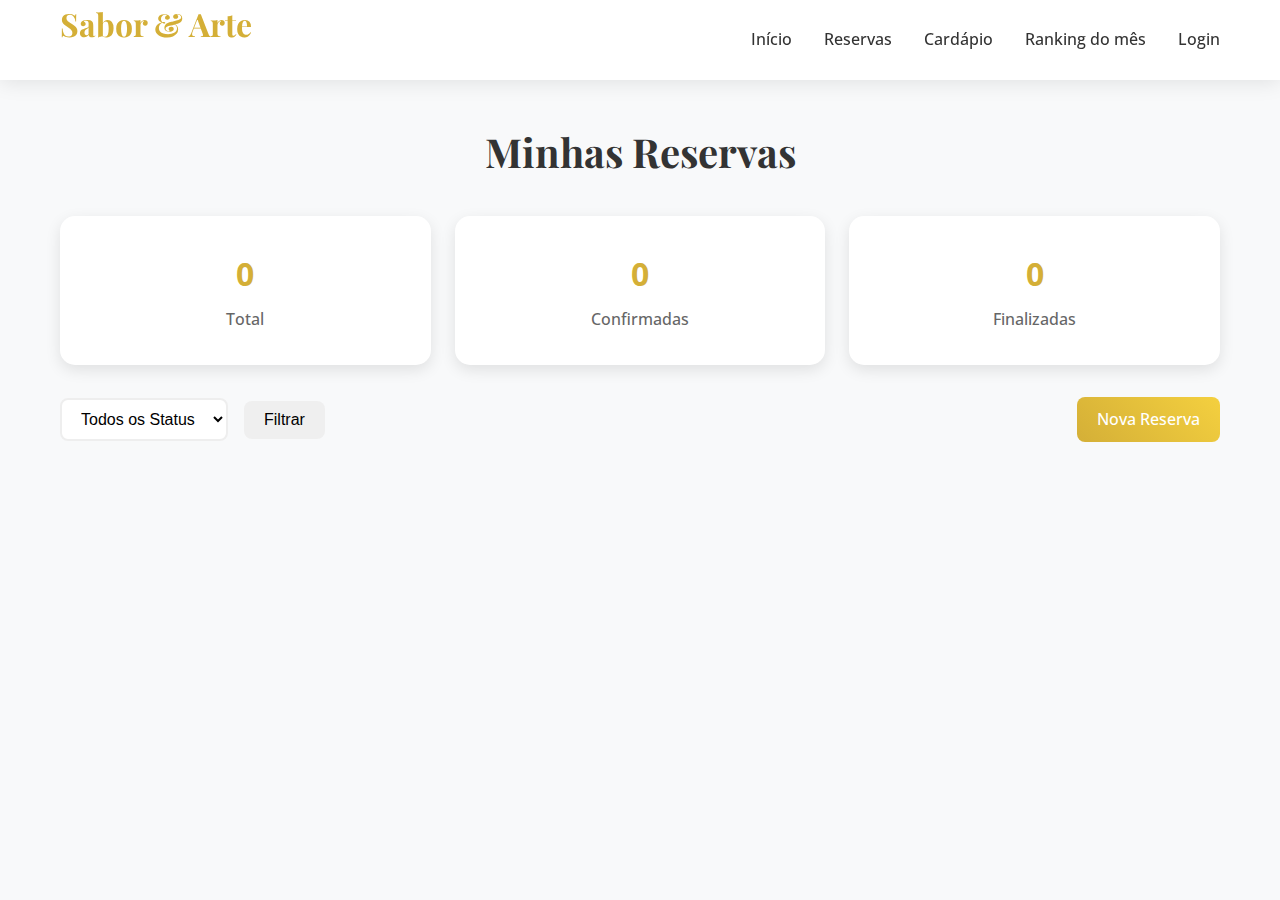
<file: frontend/assets/pages/reservas.html>
<!DOCTYPE html>
<html lang="pt-BR">
<head>
    <meta charset="UTF-8">
    <meta name="viewport" content="width=device-width, initial-scale=1.0">
    <title>Reservas - Sabor & Arte</title>
    <link href="https://fonts.googleapis.com/css2?family=Playfair+Display:wght@400;700&family=Open+Sans:wght@300;400;600&display=swap" rel="stylesheet">
    <style>
        * {
            margin: 0;
            padding: 0;
            box-sizing: border-box;
        }

        body {
            font-family: 'Open Sans', sans-serif;
            line-height: 1.6;
            color: #333;
            background: #f8f9fa;
        }

        .container {
            max-width: 1200px;
            margin: 0 auto;
            padding: 0 20px;
        }

        /* Header */
        .header {
            position: fixed;
            top: 0;
            width: 100%;
            background: rgba(255, 255, 255, 0.95);
            backdrop-filter: blur(10px);
            z-index: 1000;
            box-shadow: 0 2px 20px rgba(0, 0, 0, 0.1);
        }

        .nav-container {
            max-width: 1200px;
            margin: 0 auto;
            padding: 0 20px;
            display: flex;
            justify-content: space-between;
            align-items: center;
            height: 80px;
        }

        .logo h1 {
            font-family: 'Playfair Display', serif;
            font-size: 2rem;
            color: #d4af37;
            font-weight: 700;
        }

        .nav-menu {
            display: flex;
            list-style: none;
            gap: 2rem;
        }

        .nav-menu a {
            text-decoration: none;
            color: #333;
            font-weight: 500;
            transition: color 0.3s ease;
        }

        .nav-menu a:hover {
            color: #d4af37;
        }

        .hamburger {
            display: none;
            flex-direction: column;
            cursor: pointer;
            gap: 4px;
        }

        .hamburger span {
            width: 25px;
            height: 3px;
            background: #333;
            transition: 0.3s;
        }

        /* Main Content */
        .main-content {
            padding: 120px 20px 50px;
            min-height: 100vh;
        }

        h1 {
            font-family: 'Playfair Display', serif;
            font-size: 2.5rem;
            color: #333;
            margin-bottom: 2rem;
            text-align: center;
        }

        /* Stats Cards */
        .stats {
            display: grid;
            grid-template-columns: repeat(auto-fit, minmax(200px, 1fr));
            gap: 1.5rem;
            margin-bottom: 2rem;
        }

        .stat-card {
            background: white;
            padding: 2rem;
            border-radius: 15px;
            text-align: center;
            box-shadow: 0 5px 15px rgba(0, 0, 0, 0.1);
            transition: transform 0.3s ease;
        }

        .stat-card:hover {
            transform: translateY(-5px);
        }

        .stat-card h3 {
            font-size: 2rem;
            color: #d4af37;
            margin-bottom: 0.5rem;
        }

        .stat-card p {
            color: #666;
            font-weight: 500;
        }

        /* Filtros */
        .filtros {
            display: flex;
            gap: 1rem;
            align-items: center;
            margin-bottom: 2rem;
            flex-wrap: wrap;
        }

        .filtros select {
            padding: 10px 15px;
            border: 2px solid #eee;
            border-radius: 8px;
            font-size: 1rem;
            background: white;
            transition: border-color 0.3s ease;
        }

        .filtros select:focus {
            outline: none;
            border-color: #d4af37;
        }

        .btn {
            padding: 10px 20px;
            border: none;
            border-radius: 8px;
            font-size: 1rem;
            font-weight: 500;
            cursor: pointer;
            text-decoration: none;
            display: inline-block;
            transition: all 0.3s ease;
            text-align: center;
        }

        .btn-primary {
            background: linear-gradient(45deg, #d4af37, #f4d03f);
            color: white;
            margin-left: auto;
        }

        .btn-primary:hover {
            transform: translateY(-2px);
            box-shadow: 0 5px 15px rgba(212, 175, 55, 0.3);
        }

        .btn-secondary {
            background: #6c757d;
            color: white;
        }

        .btn-secondary:hover {
            background: #5a6268;
        }

        .btn:hover {
            background: #e9ecef;
        }

        /* Reservas Lista */
        .reservas-lista {
            display: grid;
            gap: 1.5rem;
        }

        .reserva-card {
            background: white;
            padding: 1.5rem;
            border-radius: 15px;
            box-shadow: 0 5px 15px rgba(0, 0, 0, 0.1);
            transition: transform 0.3s ease;
        }

        .reserva-card:hover {
            transform: translateY(-3px);
        }

        .reserva-header {
            display: flex;
            justify-content: space-between;
            align-items: flex-start;
            margin-bottom: 1rem;
        }

        .reserva-info h3 {
            color: #333;
            margin-bottom: 0.5rem;
        }

        .reserva-info p {
            color: #666;
            margin-bottom: 0.25rem;
        }

        .status {
            padding: 5px 12px;
            border-radius: 20px;
            font-size: 0.9rem;
            font-weight: 500;
        }

        .status.confirmada {
            background: #d4edda;
            color: #155724;
        }

        .status.finalizada {
            background: #cce5f4;
            color: #0c5460;
        }

        .status.cancelada {
            background: #f8d7da;
            color: #721c24;
        }

        .reserva-actions {
            display: flex;
            gap: 0.5rem;
            margin-top: 1rem;
        }

        .btn-small {
            padding: 5px 12px;
            font-size: 0.9rem;
        }

        /* Modal */
        .modal {
            display: none;
            position: fixed;
            z-index: 2000;
            left: 0;
            top: 0;
            width: 100%;
            height: 100%;
            background-color: rgba(0, 0, 0, 0.5);
            backdrop-filter: blur(5px);
        }

        .modal-content {
            background: white;
            margin: 10% auto;
            padding: 2rem;
            border-radius: 15px;
            width: 90%;
            max-width: 500px;
            box-shadow: 0 20px 40px rgba(0, 0, 0, 0.3);
        }

        .modal-content h3 {
            color: #333;
            margin-bottom: 1.5rem;
            font-family: 'Playfair Display', serif;
        }

        .form-group {
            margin-bottom: 1.5rem;
        }

        .form-group label {
            display: block;
            margin-bottom: 0.5rem;
            color: #333;
            font-weight: 500;
        }

        .form-group input,
        .form-group select,
        .form-group textarea {
            width: 100%;
            padding: 12px 15px;
            border: 2px solid #eee;
            border-radius: 8px;
            font-size: 1rem;
            transition: border-color 0.3s ease;
        }

        .form-group input:focus,
        .form-group select:focus,
        .form-group textarea:focus {
            outline: none;
            border-color: #d4af37;
        }

        .empty-state {
            text-align: center;
            padding: 3rem;
            background: white;
            border-radius: 15px;
            box-shadow: 0 5px 15px rgba(0, 0, 0, 0.1);
        }

        .empty-state h3 {
            color: #666;
            margin-bottom: 1rem;
        }

        .hidden {
            display: none;
        }

        #loading {
            text-align: center;
            padding: 2rem;
            color: #666;
        }

        /* Responsive */
        @media (max-width: 768px) {
            .hamburger {
                display: flex;
            }

            .nav-menu {
                position: fixed;
                left: -100%;
                top: 80px;
                flex-direction: column;
                background-color: white;
                width: 100%;
                text-align: center;
                transition: 0.3s;
                box-shadow: 0 10px 27px rgba(0, 0, 0, 0.05);
                padding: 2rem 0;
            }

            .nav-menu.active {
                left: 0;
            }

            .nav-menu li {
                margin: 1rem 0;
            }

            .filtros {
                flex-direction: column;
                align-items: stretch;
            }

            .btn-primary {
                margin-left: 0;
                margin-top: 1rem;
            }

            .reserva-header {
                flex-direction: column;
                gap: 1rem;
            }

            .reserva-actions {
                flex-wrap: wrap;
            }

            h1 {
                font-size: 2rem;
            }
        }
    </style>
</head>
<body>
    <!-- Header -->
    <header class="header">
        <nav class="navbar">
            <div class="nav-container">
                <div class="logo">
                    <h1>Sabor & Arte</h1>
                </div>
                <ul class="nav-menu">
                    <li><a href="/frontend">Início</a></li>
                    <li><a href="/frontend/assets/pages/reservas.html">Reservas</a></li>
                    <li><a href="/frontend/assets/pages/cardapio.html">Cardápio</a></li>
                    <li><a href="/frontend/assets/pages/ranking.html">Ranking do mês</a></li>
                    <li><a href="/frontend/assets/pages/login.html">Login</a></li>
                </ul>
                <div class="hamburger">
                    <span></span>
                    <span></span>
                    <span></span>
                </div>
            </div>
        </nav>
    </header>

    <!-- Main Content -->
    <div class="main-content">
        <div class="container">
            <h1>Minhas Reservas</h1>
            
            <div class="stats">
                <div class="stat-card">
                    <h3 id="total-reservas">0</h3>
                    <p>Total</p>
                </div>
                <div class="stat-card">
                    <h3 id="confirmadas">0</h3>
                    <p>Confirmadas</p>
                </div>
                <div class="stat-card">
                    <h3 id="finalizadas">0</h3>
                    <p>Finalizadas</p>
                </div>
            </div>

            <div class="filtros">
                <select id="filtro-status">
                    <option value="">Todos os Status</option>
                    <option value="confirmada">Confirmada</option>
                    <option value="finalizada">Finalizada</option>
                    <option value="cancelada">Cancelada</option>
                </select>
                <button onclick="aplicarFiltros()" class="btn">Filtrar</button>
                <a href="#" onclick="novaReserva()" class="btn btn-primary">Nova Reserva</a>
            </div>

            <div id="loading" class="hidden">Carregando...</div>
            
            <div id="reservas-lista" class="reservas-lista">
                <!-- Reservas de exemplo -->

            <div id="empty-state" class="empty-state hidden">
                <h3>Nenhuma reserva encontrada</h3>
                <p style="margin-bottom: 1rem;">Você ainda não possui reservas com os filtros selecionados.</p>
                <a href="#" onclick="novaReserva()" class="btn btn-primary">Fazer Reserva</a>
            </div>
        </div>
    </div>

    <!-- Modal Detalhes -->
    <div class="modal" id="modal-detalhes">
        <div class="modal-content">
            <h3>Detalhes da Reserva</h3>
            <div id="detalhes-content">
                <p><strong>Mesa:</strong> Mesa 5</p>
                <p><strong>Data:</strong> 28 de Agosto, 2025</p>
                <p><strong>Horário:</strong> 19:30</p>
                <p><strong>Pessoas:</strong> 4</p>
                <p><strong>Nome:</strong> Rafael</p>
                <p><strong>Telefone:</strong> (11) 99999-9999</p>
                <p><strong>Status:</strong> Confirmada</p>
                <p><strong>Observações:</strong> Mesa próxima à janela, se possível.</p>
            </div>
            <button onclick="fecharModal('modal-detalhes')" class="btn btn-secondary" style="margin-top: 1rem;">Fechar</button>
        </div>
    </div>

    <!-- Modal Nova Reserva -->
    <div class="modal" id="modal-nova-reserva">
        <div class="modal-content">
            <h3>Nova Reserva</h3>
            <form id="form-nova-reserva" autocomplete="off">
                <div class="form-group">
                    <label>Data:</label>
                    <input type="date" id="data" required>
                </div>
                <div class="form-group">
                    <label>Horário:</label>
                    <input type="time" id="horario" required>
                </div>
                <div class="form-group">
                    <label>Quantidade de Pessoas:</label>
                    <select id="pessoas" required>
                        <option value="">Selecione</option>
                        <option value="1">1 pessoa</option>
                        <option value="2">2 pessoas</option>
                        <option value="3">3 pessoas</option>
                        <option value="4">4 pessoas</option>
                        <option value="5">5 pessoas</option>
                        <option value="6">6 pessoas</option>
                        <option value="7">7 pessoas</option>
                        <option value="8">8 pessoas</option>
                    </select>
                </div>
                <div class="form-group">
                    <label>Mesa:</label>
                    <select id="mesa_id" required>
                        <option value="">Selecione a data, horário e pessoas</option>
                    </select>
                </div>
                <div class="form-group">
                    <label>Observações:</label>
                    <textarea id="observacoes" rows="3" placeholder="Alguma preferência especial?"></textarea>
                </div>
                <div style="display: flex; gap: 1rem;">
                    <button type="submit" class="btn btn-primary">Confirmar Reserva</button>
                    <button type="button" onclick="fecharModal('modal-nova-reserva')" class="btn btn-secondary">Cancelar</button>
                </div>
                <div id="msg-reserva" class="msg" style="margin-top:1rem;"></div>
            </form>
        </div>
    </div>

    <script>
        // Menu mobile toggle
        const hamburger = document.querySelector('.hamburger');
        const navMenu = document.querySelector('.nav-menu');

        hamburger.addEventListener('click', () => {
            hamburger.classList.toggle('active');
            navMenu.classList.toggle('active');
        });

        // Funções de reserva
        function aplicarFiltros() {
            const filtroStatus = document.getElementById('filtro-status').value;
            const reservas = document.querySelectorAll('.reserva-card');
            const emptyState = document.getElementById('empty-state');
            let reservasVisiveis = 0;

            reservas.forEach(reserva => {
                const status = reserva.dataset.status;
                if (!filtroStatus || status === filtroStatus) {
                    reserva.style.display = 'block';
                    reservasVisiveis++;
                } else {
                    reserva.style.display = 'none';
                }
            });

            if (reservasVisiveis === 0) {
                emptyState.classList.remove('hidden');
                document.getElementById('reservas-lista').style.display = 'none';
            } else {
                emptyState.classList.add('hidden');
                document.getElementById('reservas-lista').style.display = 'grid';
            }
        }

        function verDetalhes(id) {
            document.getElementById('modal-detalhes').style.display = 'block';
        }

        function editarReserva(id) {
            alert('Funcionalidade de edição em desenvolvimento');
        }

        function cancelarReserva(id) {
            if (confirm('Tem certeza que deseja cancelar esta reserva?')) {
                alert('Reserva cancelada com sucesso!');
                // Aqui você implementaria a lógica para cancelar a reserva
            }
        }

        function avaliarExperiencia(id) {
            alert('Redirecionando para avaliação...');
        }

        function novaReserva() {
            document.getElementById('modal-nova-reserva').style.display = 'block';
            // Definir data mínima como hoje
            const hoje = new Date().toISOString().split('T')[0];
            document.getElementById('data').min = hoje;
        }

        function fecharModal(modalId) {
            document.getElementById(modalId).style.display = 'none';
        }

        // Fechar modal clicando fora dele
        window.onclick = function(event) {
            const modals = document.querySelectorAll('.modal');
            modals.forEach(modal => {
                if (event.target == modal) {
                    modal.style.display = 'none';
                }
            });
        }

        // Hamburger menu animation
        hamburger.addEventListener('click', () => {
            const spans = hamburger.querySelectorAll('span');
            if (hamburger.classList.contains('active')) {
                spans[0].style.transform = 'rotate(45deg) translate(5px, 5px)';
                spans[1].style.opacity = '0';
                spans[2].style.transform = 'rotate(-45deg) translate(7px, -6px)';
            } else {
                spans[0].style.transform = 'none';
                spans[1].style.opacity = '1';
                spans[2].style.transform = 'none';
            }
        });

        // Atualiza mesas disponíveis ao mudar data, horário ou pessoas
        ['data', 'horario', 'pessoas'].forEach(id => {
            document.getElementById(id).addEventListener('change', buscarMesasDisponiveis);
        });

        async function buscarMesasDisponiveis() {
            const data = document.getElementById('data').value;
            const horario = document.getElementById('horario').value;
            const pessoas = document.getElementById('pessoas').value;
            const selectMesa = document.getElementById('mesa_id');
            selectMesa.innerHTML = '<option value="">Carregando...</option>';

            if (!data || !horario || !pessoas) {
                selectMesa.innerHTML = '<option value="">Selecione a data, horário e pessoas</option>';
                return;
            }

            try {
                const resp = await fetch('http://localhost/backend/api/reservas.php?action=mesas-disponiveis&data=' + data + '&horario=' + horario + '&quantidade_pessoas=' + pessoas);
                const mesas = await resp.json();
                if (mesas.success && mesas.data.length > 0) {
                    selectMesa.innerHTML = mesas.data.map(mesa =>
                        `<option value="${mesa.id}">Mesa ${mesa.numero} - ${mesa.localizacao} (${mesa.capacidade} lugares)</option>`
                    ).join('');
                } else {
                    selectMesa.innerHTML = '<option value="">Nenhuma mesa disponível</option>';
                }
            } catch {
                selectMesa.innerHTML = '<option value="">Erro ao buscar mesas</option>';
            }
        }

        // Envio do formulário de nova reserva
        document.getElementById('form-nova-reserva').addEventListener('submit', async function(e) {
            e.preventDefault();
            const msg = document.getElementById('msg-reserva');
            msg.textContent = '';
            msg.className = 'msg';

            // Simula usuário logado (ajuste para seu sistema real)
            const usuario_id = 1;

            const dados = {
                usuario_id: usuario_id,
                mesa_id: document.getElementById('mesa_id').value,
                data_reserva: document.getElementById('data').value,
                horario: document.getElementById('horario').value,
                quantidade_pessoas: document.getElementById('pessoas').value,
                observacoes: document.getElementById('observacoes').value
            };

            if (!dados.mesa_id) {
                msg.textContent = 'Selecione uma mesa disponível.';
                return;
            }

            try {
                const resp = await fetch('http://localhost/backend/api/reservas.php?action=criar', {
                    method: 'POST',
                    headers: { 'Content-Type': 'application/json' },
                    body: JSON.stringify(dados)
                });
                const res = await resp.json();
                if (res.success) {
                    msg.textContent = 'Reserva criada com sucesso!';
                    msg.className = 'msg success';
                    setTimeout(() => {
                        fecharModal('modal-nova-reserva');
                        this.reset();
                        // Opcional: recarregar a lista de reservas via AJAX
                        location.reload();
                    }, 1200);
                } else {
                    msg.textContent = res.error || 'Erro ao criar reserva';
                }
            } catch {
                msg.textContent = 'Erro ao conectar com o servidor.';
            }
        });
    </script>
</body>
</html>
</file>
<file: frontend/assets/css/main.css>
/* Reset e configurações básicas */
* {
    margin: 0;
    padding: 0;
    box-sizing: border-box;
}

html {
    scroll-behavior: smooth;
}

body {
    font-family: 'Open Sans', sans-serif;
    line-height: 1.6;
    color: #333;
    overflow-x: hidden;
}

.container {
    max-width: 1200px;
    margin: 0 auto;
    padding: 0 20px;
}

/* Cabeçalho e Navegação */
.header {
    position: fixed;
    top: 0;
    width: 100%;
    background: rgba(255, 255, 255, 0.95);
    backdrop-filter: blur(10px);
    z-index: 1000;
    transition: all 0.3s ease;
    box-shadow: 0 2px 20px rgba(0, 0, 0, 0.1);
}

.nav-container {
    max-width: 1200px;
    margin: 0 auto;
    padding: 0 20px;
    display: flex;
    justify-content: space-between;
    align-items: center;
    height: 80px;
}

.logo h1 {
    font-family: 'Playfair Display', serif;
    font-size: 2rem;
    color: #d4af37;
    font-weight: 700;
}

.nav-menu {
    display: flex;
    list-style: none;
    gap: 2rem;
}

.nav-menu a {
    text-decoration: none;
    color: #333;
    font-weight: 500;
    transition: color 0.3s ease;
    position: relative;
}

.nav-menu a:hover {
    color: #d4af37;
}

.nav-menu a::after {
    content: '';
    position: absolute;
    width: 0;
    height: 2px;
    bottom: -5px;
    left: 0;
    background-color: #d4af37;
    transition: width 0.3s ease;
}

.nav-menu a:hover::after {
    width: 100%;
}

/* Menu Hambúrguer */
.hamburger {
    display: none;
    flex-direction: column;
    cursor: pointer;
    gap: 4px;
}

.hamburger span {
    width: 25px;
    height: 3px;
    background: #333;
    transition: 0.3s;
}

.hamburger.active span:nth-child(1) {
    transform: rotate(45deg) translate(5px, 5px);
}

.hamburger.active span:nth-child(2) {
    opacity: 0;
}

.hamburger.active span:nth-child(3) {
    transform: rotate(-45deg) translate(7px, -6px);
}

/* Seção Hero */
.hero {
    min-height: 100vh;
    display: flex;
    align-items: center;
    padding: 100px 20px 50px;
    background: linear-gradient(135deg, #f8f9fa 0%, #e9ecef 100%);
}

.hero-content {
    flex: 1;
    max-width: 600px;
    padding-right: 2rem;
}

.hero-content h1 {
    font-family: 'Playfair Display', serif;
    font-size: 3.5rem;
    color: #333;
    margin-bottom: 1rem;
    line-height: 1.2;
}

.hero-content p {
    font-size: 1.2rem;
    color: #666;
    margin-bottom: 2rem;
    line-height: 1.6;
}

.cta-button {
    display: inline-block;
    background: linear-gradient(45deg, #d4af37, #f4d03f);
    color: white;
    padding: 15px 30px;
    text-decoration: none;
    border-radius: 50px;
    font-weight: 600;
    font-size: 1.1rem;
    transition: all 0.3s ease;
    box-shadow: 0 5px 15px rgba(212, 175, 55, 0.3);
}

.cta-button:hover {
    transform: translateY(-2px);
    box-shadow: 0 8px 25px rgba(212, 175, 55, 0.4);
}

.hero-image {
    flex: 1;
    text-align: center;
}

.hero-image img {
    max-width: 100%;
    height: auto;
    border-radius: 20px;
    box-shadow: 0 20px 40px rgba(0, 0, 0, 0.1);
    transition: transform 0.3s ease;
}

.hero-image img:hover {
    transform: scale(1.05);
}

/* Seção Sobre Nós */
.about {
    padding: 100px 0;
    background: white;
}

.about-content {
    display: grid;
    grid-template-columns: 1fr 1fr;
    gap: 4rem;
    align-items: center;
}

.about-text h2 {
    font-family: 'Playfair Display', serif;
    font-size: 2.5rem;
    color: #333;
    margin-bottom: 1.5rem;
}

.about-text p {
    font-size: 1.1rem;
    color: #666;
    margin-bottom: 1.5rem;
    line-height: 1.7;
}

.features {
    display: grid;
    gap: 1.5rem;
    margin-top: 2rem;
}

.feature h3 {
    color: #d4af37;
    font-size: 1.2rem;
    margin-bottom: 0.5rem;
}

.feature p {
    color: #666;
    font-size: 0.95rem;
}

.about-image img {
    width: 100%;
    height: auto;
    border-radius: 15px;
    box-shadow: 0 15px 30px rgba(0, 0, 0, 0.1);
}

/* Cardápio */
.menu {
    padding: 100px 0;
    background: #f8f9fa;
}

.menu h2 {
    font-family: 'Playfair Display', serif;
    font-size: 2.5rem;
    text-align: center;
    color: #333;
    margin-bottom: 3rem;
}

.menu-categories {
    display: grid;
    grid-template-columns: repeat(auto-fit, minmax(350px, 1fr));
    gap: 3rem;
}

.menu-category {
    background: white;
    padding: 2rem;
    border-radius: 15px;
    box-shadow: 0 10px 30px rgba(0, 0, 0, 0.1);
    transition: transform 0.3s ease;
}

.menu-category:hover {
    transform: translateY(-5px);
}

.menu-category h3 {
    font-family: 'Playfair Display', serif;
    font-size: 1.8rem;
    color: #d4af37;
    margin-bottom: 1.5rem;
    text-align: center;
}

.menu-item {
    display: flex;
    justify-content: space-between;
    align-items: flex-start;
    padding: 1rem 0;
    border-bottom: 1px solid #eee;
}

.menu-item:last-child {
    border-bottom: none;
}

.item-info h4 {
    color: #333;
    font-size: 1.1rem;
    margin-bottom: 0.5rem;
}

.item-info p {
    color: #666;
    font-size: 0.9rem;
    line-height: 1.5;
}

.price {
    color: #d4af37;
    font-weight: 600;
    font-size: 1.1rem;
    white-space: nowrap;
    margin-left: 1rem;
}

/* Galeria */
.gallery {
    padding: 100px 0;
    background: white;
}

.gallery h2 {
    font-family: 'Playfair Display', serif;
    font-size: 2.5rem;
    text-align: center;
    color: #333;
    margin-bottom: 3rem;
}

.gallery-grid {
    display: grid;
    grid-template-columns: repeat(auto-fit, minmax(300px, 1fr));
    gap: 2rem;
}

.gallery-item {
    position: relative;
    overflow: hidden;
    border-radius: 15px;
    box-shadow: 0 10px 30px rgba(0, 0, 0, 0.1);
    transition: transform 0.3s ease;
}

.gallery-item:hover {
    transform: scale(1.05);
}

.gallery-item img {
    width: 100%;
    height: 300px;
    object-fit: cover;
    transition: transform 0.3s ease;
}

.gallery-item:hover img {
    transform: scale(1.1);
}

/* Contato */
.contact {
    padding: 100px 0;
    background: #f8f9fa;
}

.contact h2 {
    font-family: 'Playfair Display', serif;
    font-size: 2.5rem;
    text-align: center;
    color: #333;
    margin-bottom: 3rem;
}

.contact-content {
    display: grid;
    grid-template-columns: 1fr 1fr;
    gap: 4rem;
}

.contact-info {
    display: grid;
    gap: 2rem;
}

.info-item h3 {
    color: #d4af37;
    font-size: 1.3rem;
    margin-bottom: 0.5rem;
}

.info-item p {
    color: #666;
    line-height: 1.6;
}

.contact-form {
    background: white;
    padding: 2rem;
    border-radius: 15px;
    box-shadow: 0 10px 30px rgba(0, 0, 0, 0.1);
}

.form-group {
    margin-bottom: 1.5rem;
}

.form-group input,
.form-group textarea {
    width: 100%;
    padding: 12px 15px;
    border: 2px solid #eee;
    border-radius: 8px;
    font-size: 1rem;
    transition: border-color 0.3s ease;
}

.form-group input:focus,
.form-group textarea:focus {
    outline: none;
    border-color: #d4af37;
}

.submit-btn {
    background: linear-gradient(45deg, #d4af37, #f4d03f);
    color: white;
    padding: 12px 30px;
    border: none;
    border-radius: 8px;
    font-size: 1rem;
    font-weight: 600;
    cursor: pointer;
    transition: all 0.3s ease;
    width: 100%;
}

.submit-btn:hover {
    transform: translateY(-2px);
    box-shadow: 0 5px 15px rgba(212, 175, 55, 0.3);
}

/* Rodapé */
.footer {
    background: #333;
    color: white;
    padding: 50px 0 20px;
}

.footer-content {
    display: grid;
    grid-template-columns: repeat(auto-fit, minmax(250px, 1fr));
    gap: 2rem;
    margin-bottom: 2rem;
}

.footer-section h3 {
    color: #d4af37;
    font-size: 1.3rem;
    margin-bottom: 1rem;
}

.footer-section p {
    color: #ccc;
    line-height: 1.6;
}

.footer-section ul {
    list-style: none;
}

.footer-section ul li {
    margin-bottom: 0.5rem;
}

.footer-section ul li a {
    color: #ccc;
    text-decoration: none;
    transition: color 0.3s ease;
}

.footer-section ul li a:hover {
    color: #d4af37;
}

.social-links {
    display: flex;
    gap: 1rem;
}

.social-links a {
    color: #ccc;
    text-decoration: none;
    padding: 8px 12px;
    border: 1px solid #555;
    border-radius: 5px;
    transition: all 0.3s ease;
}

.social-links a:hover {
    color: #d4af37;
    border-color: #d4af37;
}

.footer-bottom {
    text-align: center;
    padding-top: 2rem;
    border-top: 1px solid #555;
    color: #999;
}

/* Responsividade */
@media (max-width: 768px) {
    .hamburger {
        display: flex;
    }

    .nav-menu {
        flex-direction: column;
        position: absolute;
        top: 80px;
        left: 0;
        width: 100%;
        background: rgba(255, 255, 255, 0.95);
        backdrop-filter: blur(10px);
        border-top: 1px solid #eee;
        transform: translateY(-100%);
        transition: transform 0.3s ease-in-out;
        padding: 1rem 0;
    }

    .nav-menu.active {
        transform: translateY(0);
    }

    .nav-menu li {
        text-align: center;
        margin: 0.5rem 0;
    }

    .hero {
        flex-direction: column-reverse;
        text-align: center;
        padding-top: 120px;
    }

    .hero-content {
        padding-right: 0;
        margin-bottom: 2rem;
    }

    .hero-content h1 {
        font-size: 2.5rem;
    }

    .hero-content p {
        font-size: 1rem;
    }

    .about-content {
        grid-template-columns: 1fr;
    }

    .about-image {
        order: -1;
        margin-bottom: 2rem;
    }

    .contact-content {
        grid-template-columns: 1fr;
    }

    .contact-form {
        margin-top: 2rem;
    }

    .menu-categories {
        grid-template-columns: 1fr;
    }

    .gallery-grid {
        grid-template-columns: 1fr;
    }
}

@media (max-width: 480px) {
    .logo h1 {
        font-size: 1.5rem;
    }

    .nav-container {
        height: 60px;
    }

    .hero-content h1 {
        font-size: 2rem;
    }

    .cta-button {
        padding: 10px 20px;
        font-size: 1rem;
    }

    .about-text h2,
    .menu h2,
    .gallery h2,
    .contact h2 {
        font-size: 2rem;
    }

    .menu-category {
        padding: 1.5rem;
    }

    .menu-category h3 {
        font-size: 1.5rem;
    }

    .menu-item {
        flex-direction: column;
        align-items: center;
        text-align: center;
    }

    .item-info {
        margin-bottom: 0.5rem;
    }

    .price {
        margin-left: 0;
    }

    .footer-content {
        grid-template-columns: 1fr;
        text-align: center;
    }

    .social-links {
        justify-content: center;
    }
}

/* Estilos para o menu do usuário logado */
.user-menu {
    position: relative;
    display: flex;
    align-items: center;
    gap: 10px;
    cursor: pointer;
}

.user-avatar {
    width: 36px;
    height: 36px;
    border-radius: 50%;
    background-color: #d4af37;
    display: flex;
    align-items: center;
    justify-content: center;
    color: white;
    font-weight: bold;
    font-size: 16px;
}

.user-name {
    font-weight: 600;
    color: #333;
}

/* Novo estilo para exibição de pontos */
.user-points {
    font-size: 12px;
    color: #d4af37;
    font-weight: 600;
    margin-top: 2px;
}

.user-dropdown {
    position: absolute;
    top: 100%;
    right: 0;
    background: white;
    border-radius: 8px;
    box-shadow: 0 5px 15px rgba(0, 0, 0, 0.1);
    padding: 10px 0;
    min-width: 150px;
    display: none;
    z-index: 1000;
}

.user-dropdown.show {
    display: block;
}

.user-dropdown a {
    display: block;
    padding: 8px 15px;
    color: #333;
    text-decoration: none;
    transition: background 0.3s;
}

.user-dropdown a:hover {
    background: #f5f5f5;
}

.logout-btn {
    color: #e74c3c !important;
    border-top: 1px solid #eee;
    margin-top: 5px;
}




.menu-item {
    display: flex;
    align-items: center;
    gap: 1rem;
    padding: 1rem 0;
    border-bottom: 1px solid #eee;
}

.menu-item:last-child {
    border-bottom: none;
}

.menu-item-image {
    width: 100px;
    height: 100px;
    object-fit: cover;
    border-radius: 8px;
    flex-shrink: 0;
}

.item-info {
    flex-grow: 1;
}

.nav-menu {
    padding-top: 20px; /* Ajuste para descer os itens da navbar */
}
</file>
